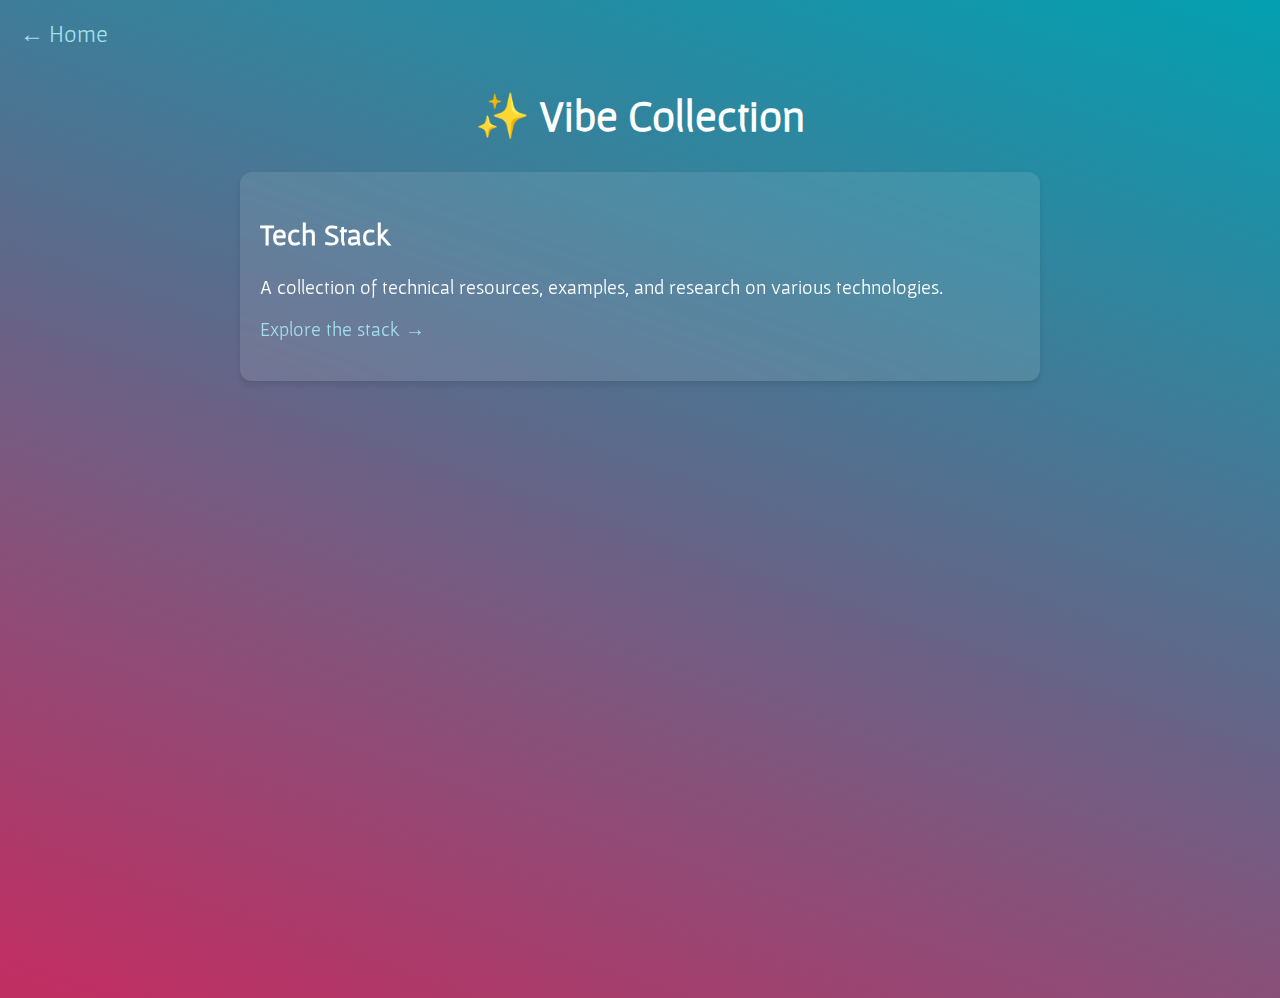
<file: vibe/index.html>
<!DOCTYPE html>
<html lang="en">

<head>
  <meta charset="UTF-8">
  <meta name="viewport" content="width=device-width, initial-scale=1">
  <link rel="icon" href="data:image/svg+xml,<svg xmlns=%22http://www.w3.org/2000/svg%22 viewBox=%220 0 100 100%22><text y=%22.9em%22 font-size=%2290%22>✨</text></svg>">
  <title>Vibe - Johannes Wolters</title>
  <link rel="dns-prefetch" href="https://fonts.googleapis.com">
  <link rel="stylesheet" href="../css/style.css" type="text/css" media="all">
  <link rel="stylesheet" href="https://fonts.googleapis.com/css?family=Gafata" type="text/css" media="all">
  <style>
    .vibe-container {
      display: flex;
      flex-direction: column;
      max-width: 800px;
      margin: 0 auto;
    }
    
    .vibe-card {
      background: rgba(255, 255, 255, 0.1);
      border-radius: 12px;
      padding: 20px;
      margin-bottom: 20px;
      backdrop-filter: blur(10px);
      box-shadow: 0 4px 6px rgba(0, 0, 0, 0.1);
      transition: transform 0.3s ease, box-shadow 0.3s ease;
    }
    
    .vibe-card:hover {
      transform: translateY(-5px);
      box-shadow: 0 10px 20px rgba(0, 0, 0, 0.2);
    }
    
    .vibe-title {
      font-size: 2.2em;
      margin-bottom: 30px;
      text-align: center;
    }
    
    .home-link {
      position: absolute;
      top: 20px;
      left: 20px;
      font-size: 1.2em;
    }
  </style>
</head>

<body>
  <a href="../" class="home-link">← Home</a>
  
  <div class="content">
    <h1 class="vibe-title">✨ Vibe Collection</h1>
    
    <div class="vibe-container">
      <div class="vibe-card">
        <h2>Tech Stack</h2>
        <p>A collection of technical resources, examples, and research on various technologies.</p>
        <p><a href="stack/">Explore the stack →</a></p>
      </div>
    </div>
  </div>
</body>
</html>
</file>
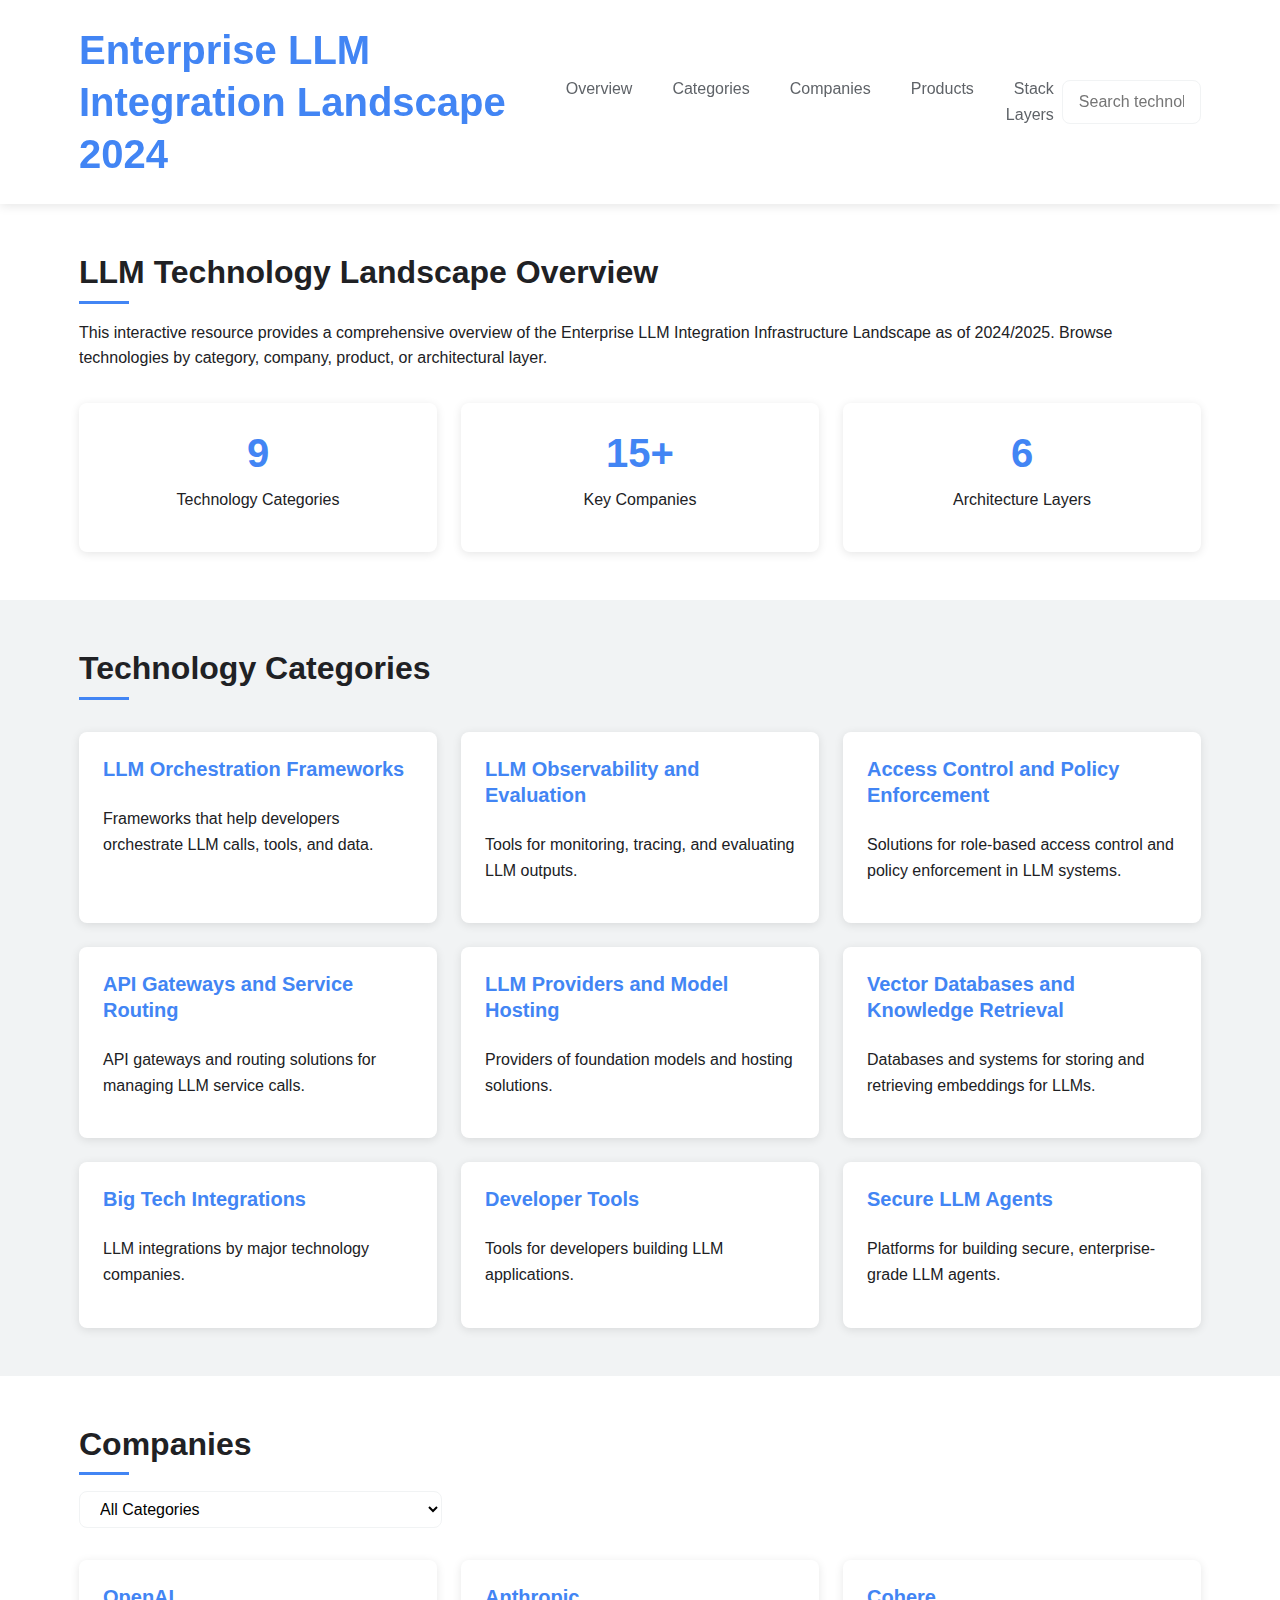
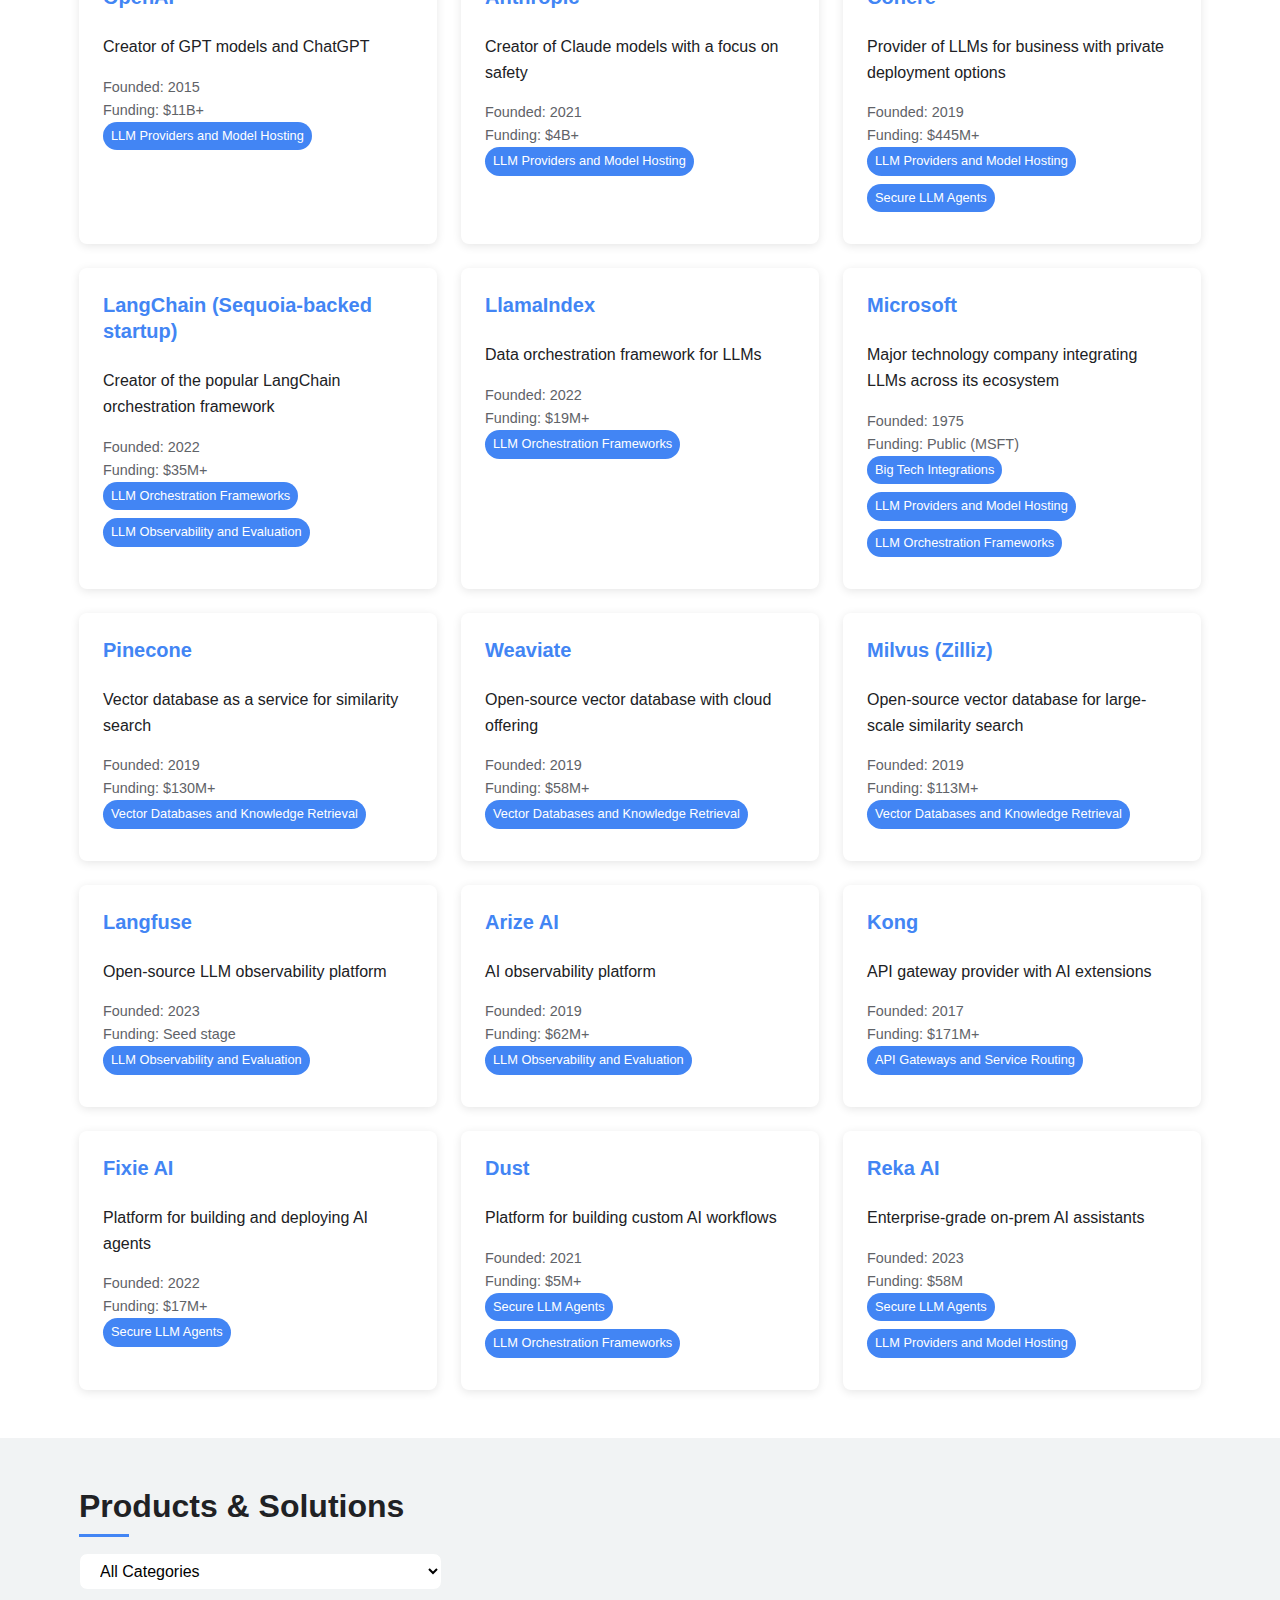
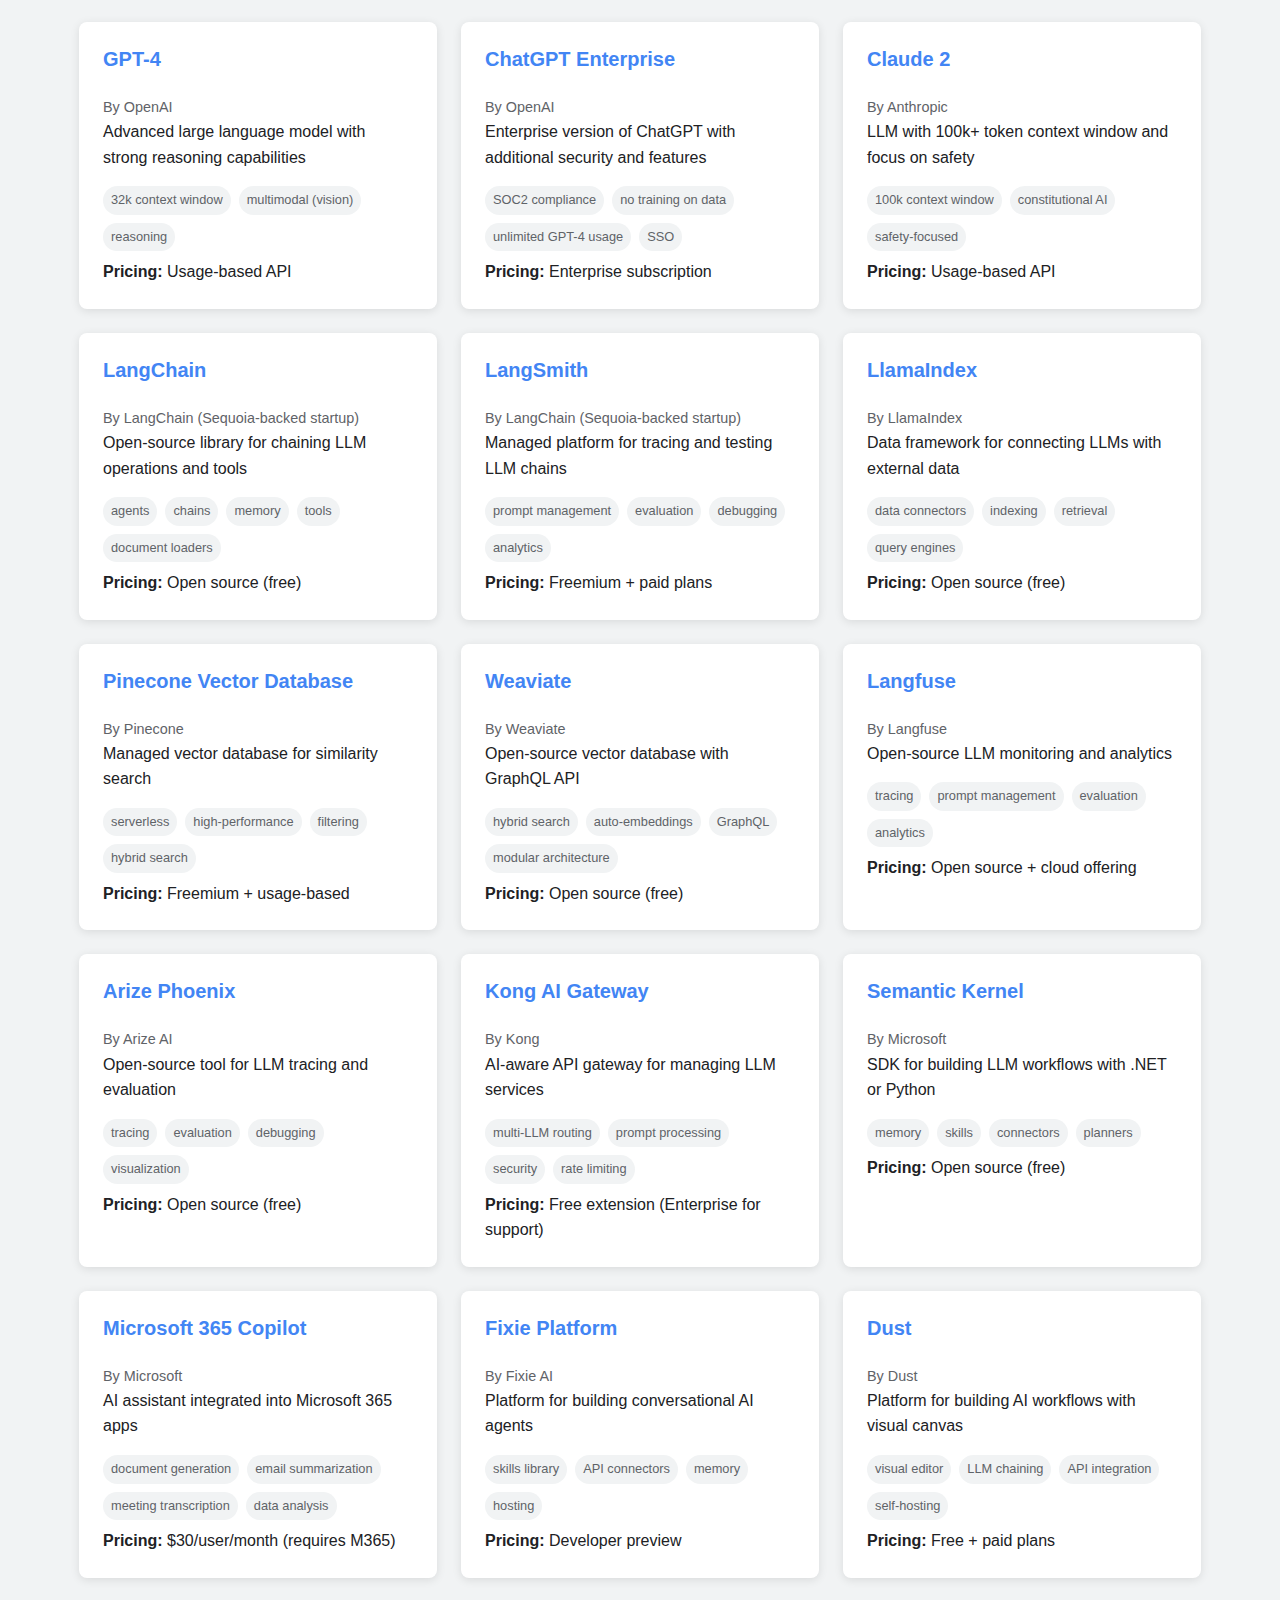
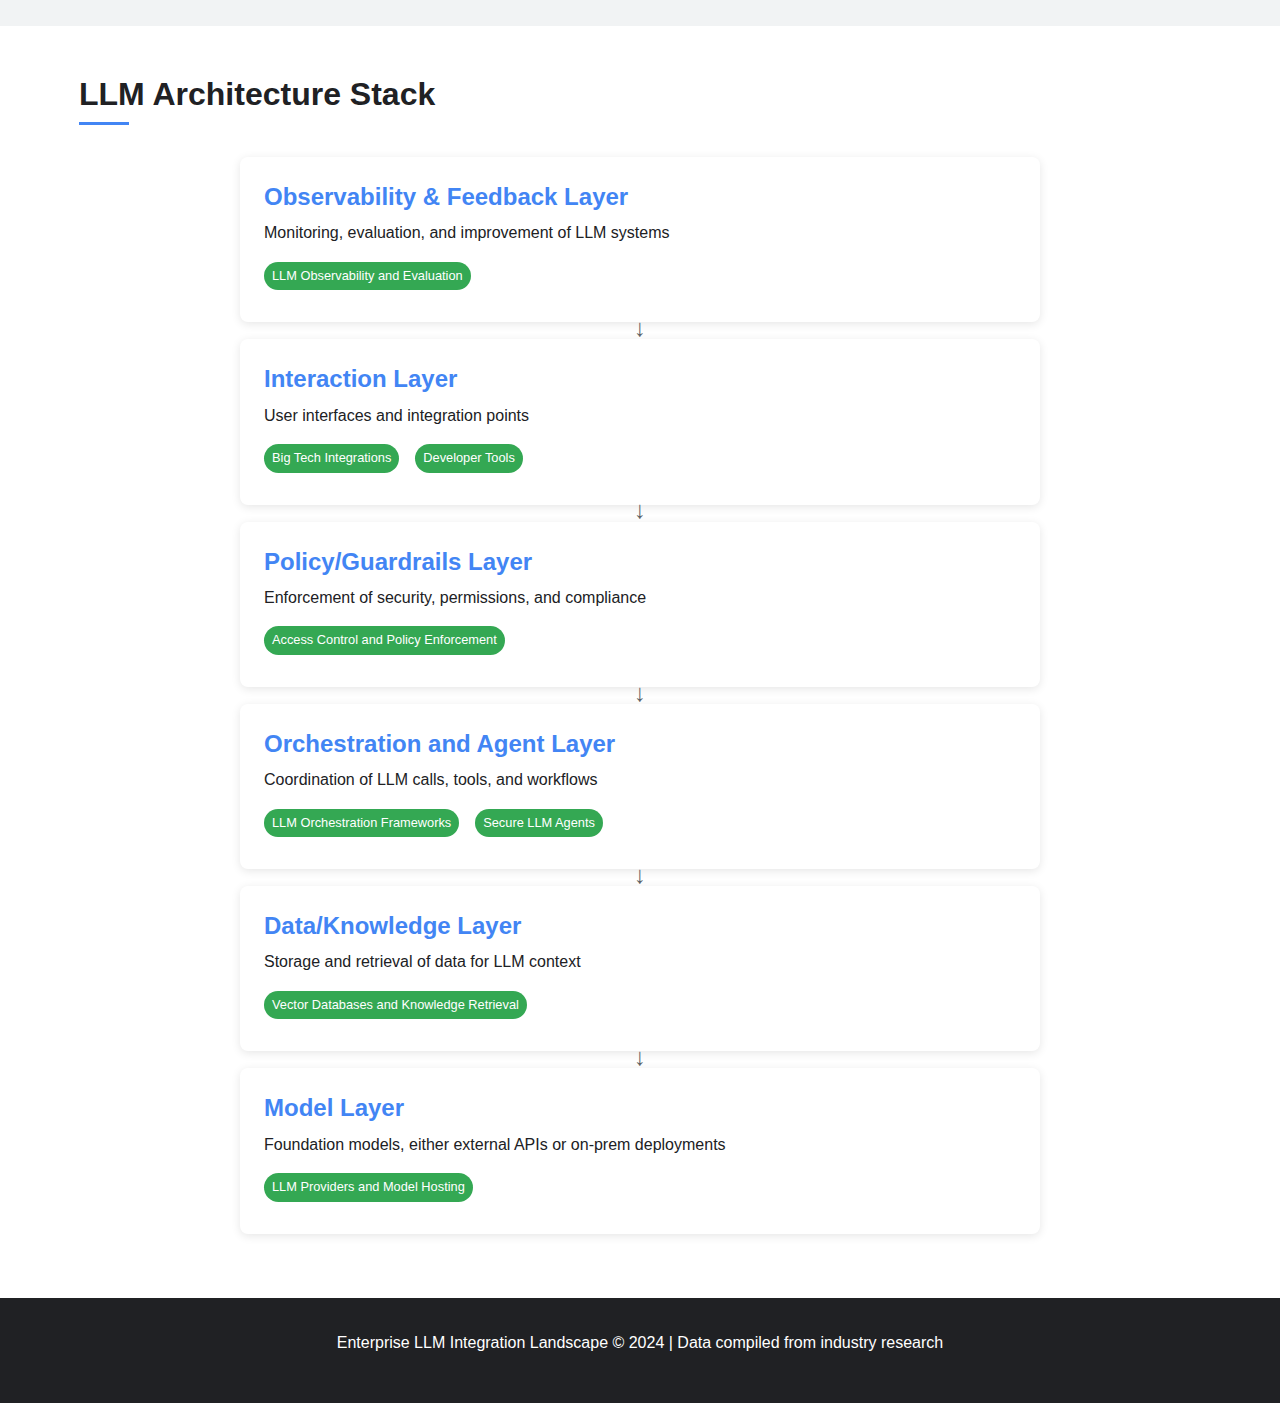
<file: ideas/ai-landscape/index.html>
<!DOCTYPE html>
<html lang="en">
<head>
  <meta charset="UTF-8">
  <meta name="viewport" content="width=device-width, initial-scale=1.0">
  <title>Enterprise LLM Integration Landscape 2024</title>
  <link rel="stylesheet" href="css/styles.css">
</head>
<body>
  <header>
    <div class="container">
      <h1>Enterprise LLM Integration Landscape 2024</h1>
      <nav>
        <ul>
          <li><a href="#overview">Overview</a></li>
          <li><a href="#categories">Categories</a></li>
          <li><a href="#companies">Companies</a></li>
          <li><a href="#products">Products</a></li>
          <li><a href="#layers">Stack Layers</a></li>
        </ul>
      </nav>
      <div class="search-container">
        <input type="text" id="search-input" placeholder="Search technologies, companies...">
      </div>
    </div>
  </header>

  <section id="overview" class="section">
    <div class="container">
      <h2>LLM Technology Landscape Overview</h2>
      <p>This interactive resource provides a comprehensive overview of the Enterprise LLM Integration Infrastructure Landscape as of 2024/2025. Browse technologies by category, company, product, or architectural layer.</p>
      
      <div class="stats-container">
        <div class="stat-box">
          <h3>9</h3>
          <p>Technology Categories</p>
        </div>
        <div class="stat-box">
          <h3>15+</h3>
          <p>Key Companies</p>
        </div>
        <div class="stat-box">
          <h3>6</h3>
          <p>Architecture Layers</p>
        </div>
      </div>
    </div>
  </section>

  <section id="categories" class="section">
    <div class="container">
      <h2>Technology Categories</h2>
      <div class="grid-container" id="categories-grid"></div>
    </div>
  </section>

  <section id="companies" class="section">
    <div class="container">
      <h2>Companies</h2>
      <div class="filter-bar">
        <select id="company-filter">
          <option value="all">All Categories</option>
          <!-- Categories will be populated by JS -->
        </select>
      </div>
      <div class="grid-container" id="companies-grid"></div>
    </div>
  </section>

  <section id="products" class="section">
    <div class="container">
      <h2>Products & Solutions</h2>
      <div class="filter-bar">
        <select id="product-filter">
          <option value="all">All Categories</option>
          <!-- Categories will be populated by JS -->
        </select>
      </div>
      <div class="grid-container" id="products-grid"></div>
    </div>
  </section>

  <section id="layers" class="section">
    <div class="container">
      <h2>LLM Architecture Stack</h2>
      <div class="stack-visualization">
        <div id="stack-container"></div>
      </div>
    </div>
  </section>

  <div id="detail-modal" class="modal">
    <div class="modal-content">
      <span class="close-modal">&times;</span>
      <div id="modal-content"></div>
    </div>
  </div>

  <footer>
    <div class="container">
      <p>Enterprise LLM Integration Landscape © 2024 | Data compiled from industry research</p>
    </div>
  </footer>

  <script src="data/database.js"></script>
  <script src="js/main.js"></script>
</body>
</html>
</file>
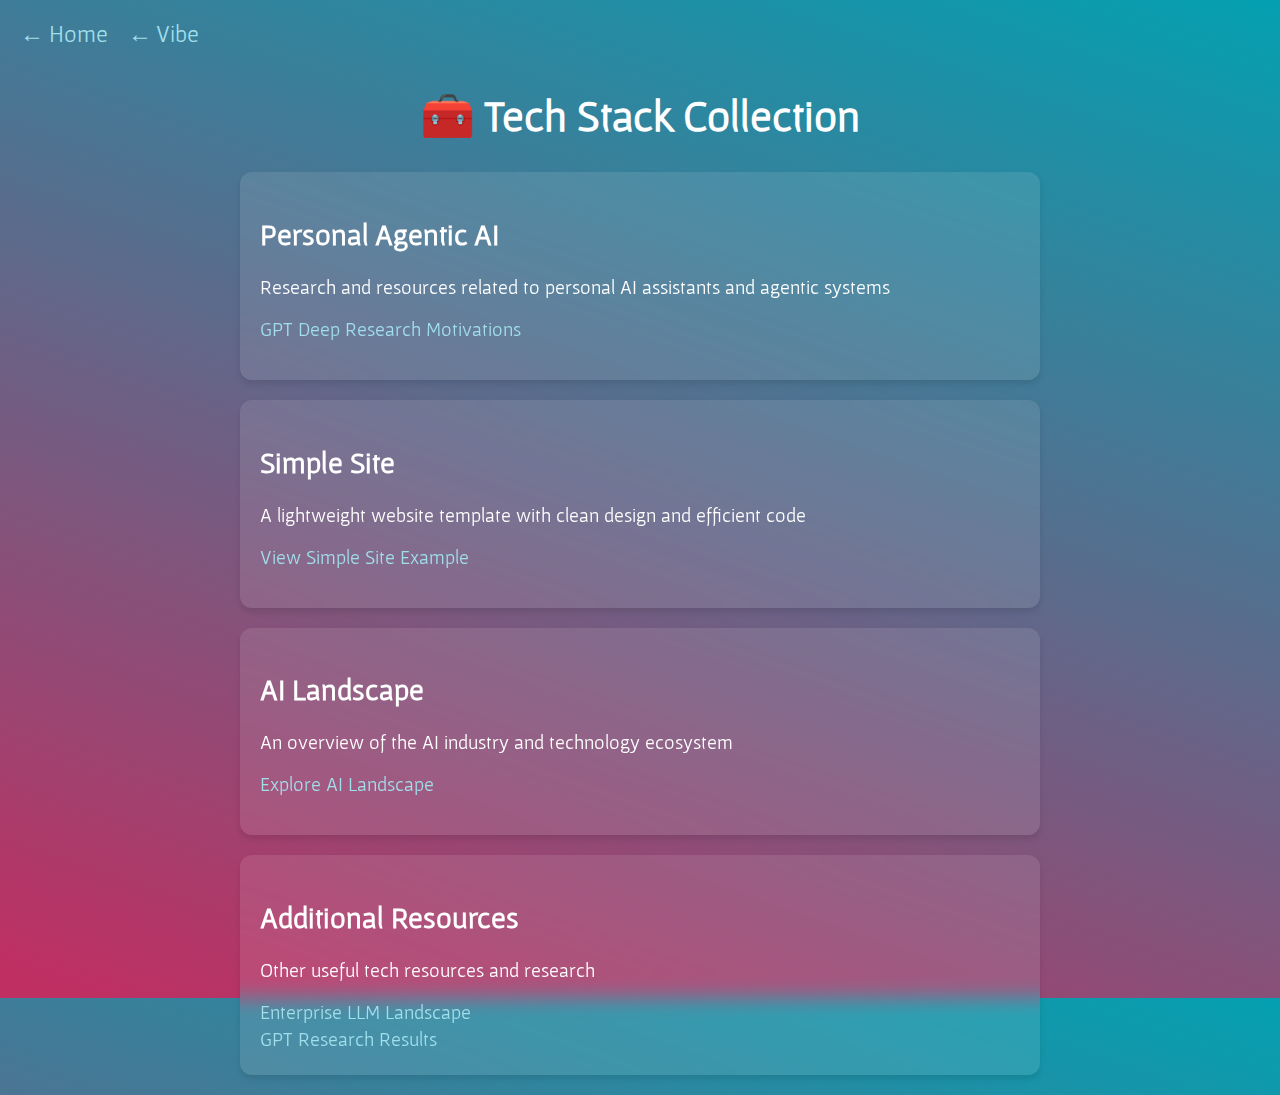
<file: vibe/stack/index.html>
<!DOCTYPE html>
<html lang="en">

<head>
  <meta charset="UTF-8">
  <meta name="viewport" content="width=device-width, initial-scale=1">
  <link rel="icon" href="data:image/svg+xml,<svg xmlns=%22http://www.w3.org/2000/svg%22 viewBox=%220 0 100 100%22><text y=%22.9em%22 font-size=%2290%22>🧰</text></svg>">
  <title>Tech Stack - Johannes Wolters</title>
  <link rel="dns-prefetch" href="https://fonts.googleapis.com">
  <link rel="stylesheet" href="../../css/style.css" type="text/css" media="all">
  <link rel="stylesheet" href="https://fonts.googleapis.com/css?family=Gafata" type="text/css" media="all">
  <style>
    .stack-container {
      display: flex;
      flex-direction: column;
      max-width: 800px;
      margin: 0 auto;
    }
    
    .stack-card {
      background: rgba(255, 255, 255, 0.1);
      border-radius: 12px;
      padding: 20px;
      margin-bottom: 20px;
      backdrop-filter: blur(10px);
      box-shadow: 0 4px 6px rgba(0, 0, 0, 0.1);
      transition: transform 0.3s ease, box-shadow 0.3s ease;
    }
    
    .stack-card:hover {
      transform: translateY(-5px);
      box-shadow: 0 10px 20px rgba(0, 0, 0, 0.2);
    }
    
    .stack-title {
      font-size: 2.2em;
      margin-bottom: 30px;
      text-align: center;
    }
    
    .nav-links {
      position: absolute;
      top: 20px;
      left: 20px;
      font-size: 1.2em;
    }
    
    .nav-links a {
      margin-right: 15px;
    }
    
    .file-link {
      display: block;
      margin-bottom: 5px;
    }
  </style>
</head>

<body>
  <div class="nav-links">
    <a href="../../">← Home</a>
    <a href="../">← Vibe</a>
  </div>
  
  <div class="content">
    <h1 class="stack-title">🧰 Tech Stack Collection</h1>
    
    <div class="stack-container">
      <div class="stack-card">
        <h2>Personal Agentic AI</h2>
        <p>Research and resources related to personal AI assistants and agentic systems</p>
        <p><a href="personal-agentic-ai/gpt-deep-research-motivations.md">GPT Deep Research Motivations</a></p>
      </div>
      
      <div class="stack-card">
        <h2>Simple Site</h2>
        <p>A lightweight website template with clean design and efficient code</p>
        <p><a href="simple-site/">View Simple Site Example</a></p>
      </div>
      
      <div class="stack-card">
        <h2>AI Landscape</h2>
        <p>An overview of the AI industry and technology ecosystem</p>
        <p><a href="ai-landscape/">Explore AI Landscape</a></p>
      </div>
      
      <div class="stack-card">
        <h2>Additional Resources</h2>
        <p>Other useful tech resources and research</p>
        <a class="file-link" href="enterprise-llm-landscape.html">Enterprise LLM Landscape</a>
        <a class="file-link" href="source_text_GPT_Research_result.html">GPT Research Results</a>
      </div>
    </div>
  </div>
</body>
</html>
</file>
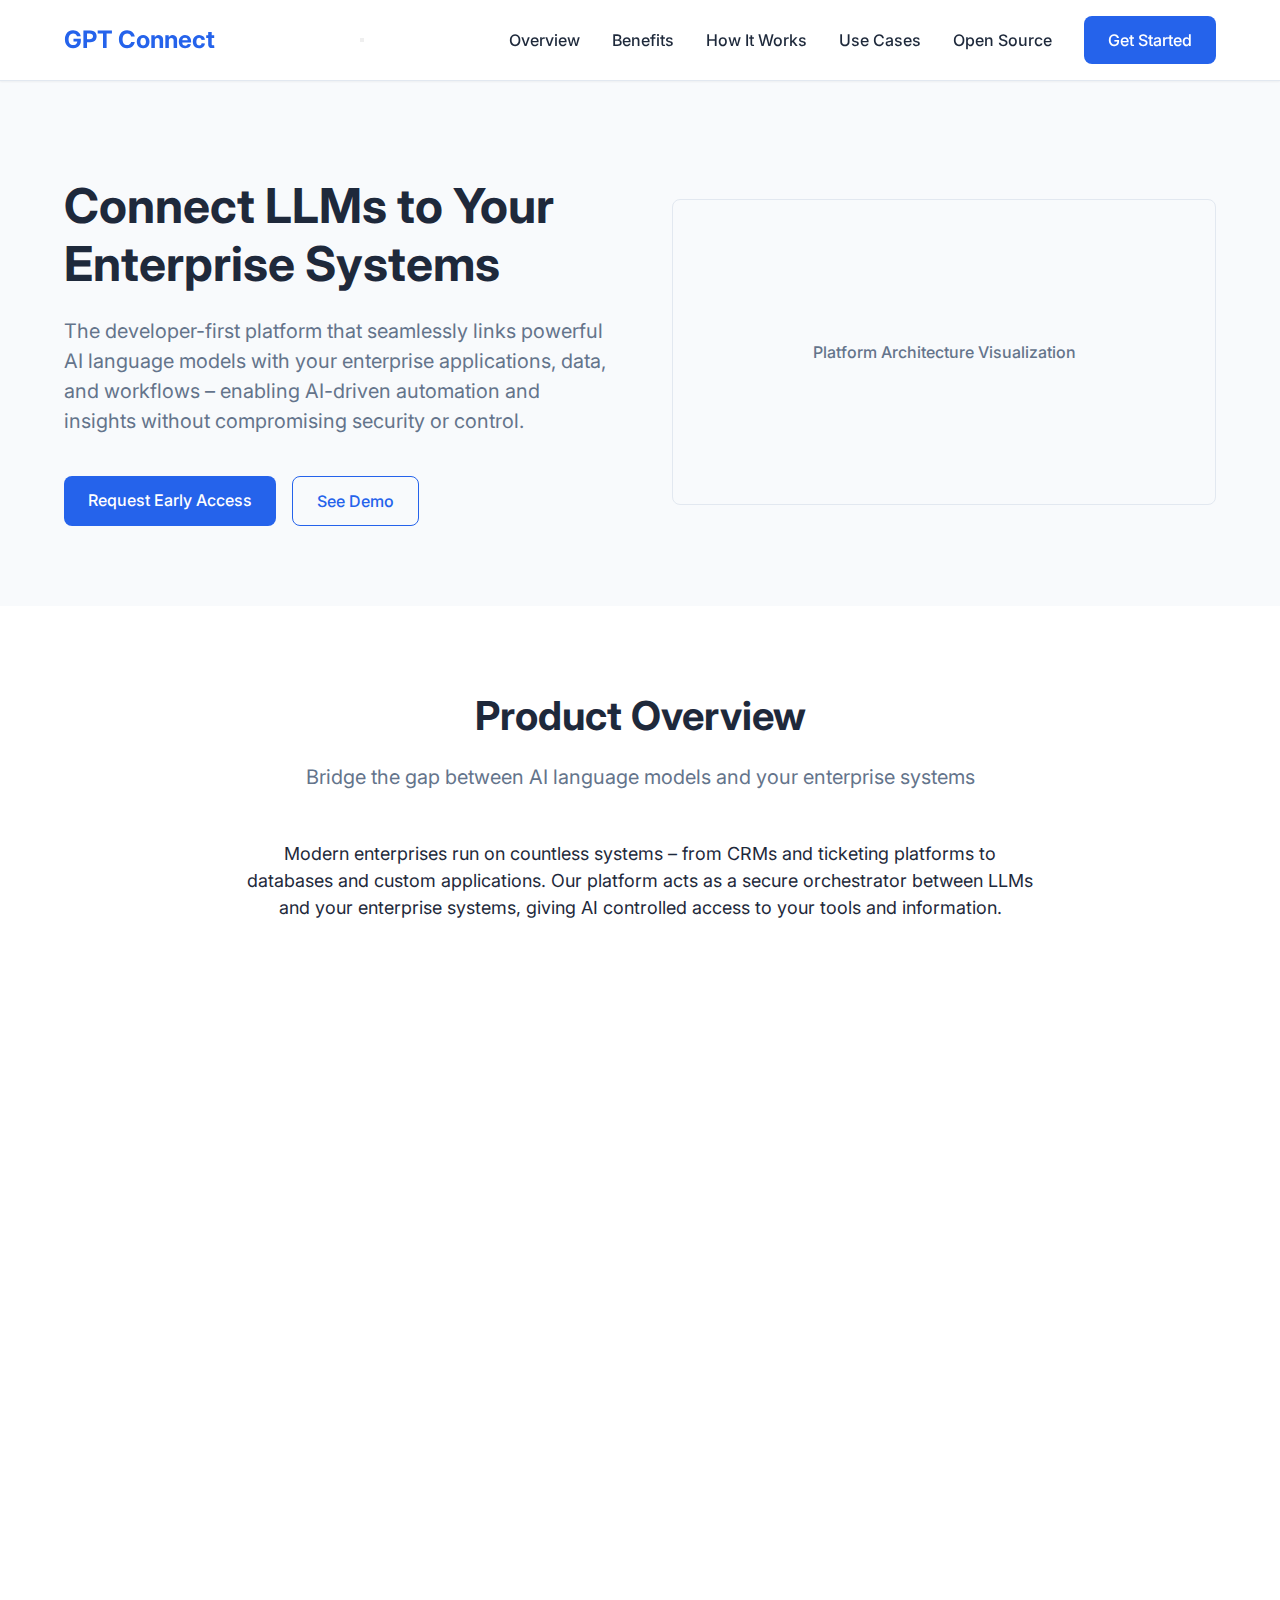
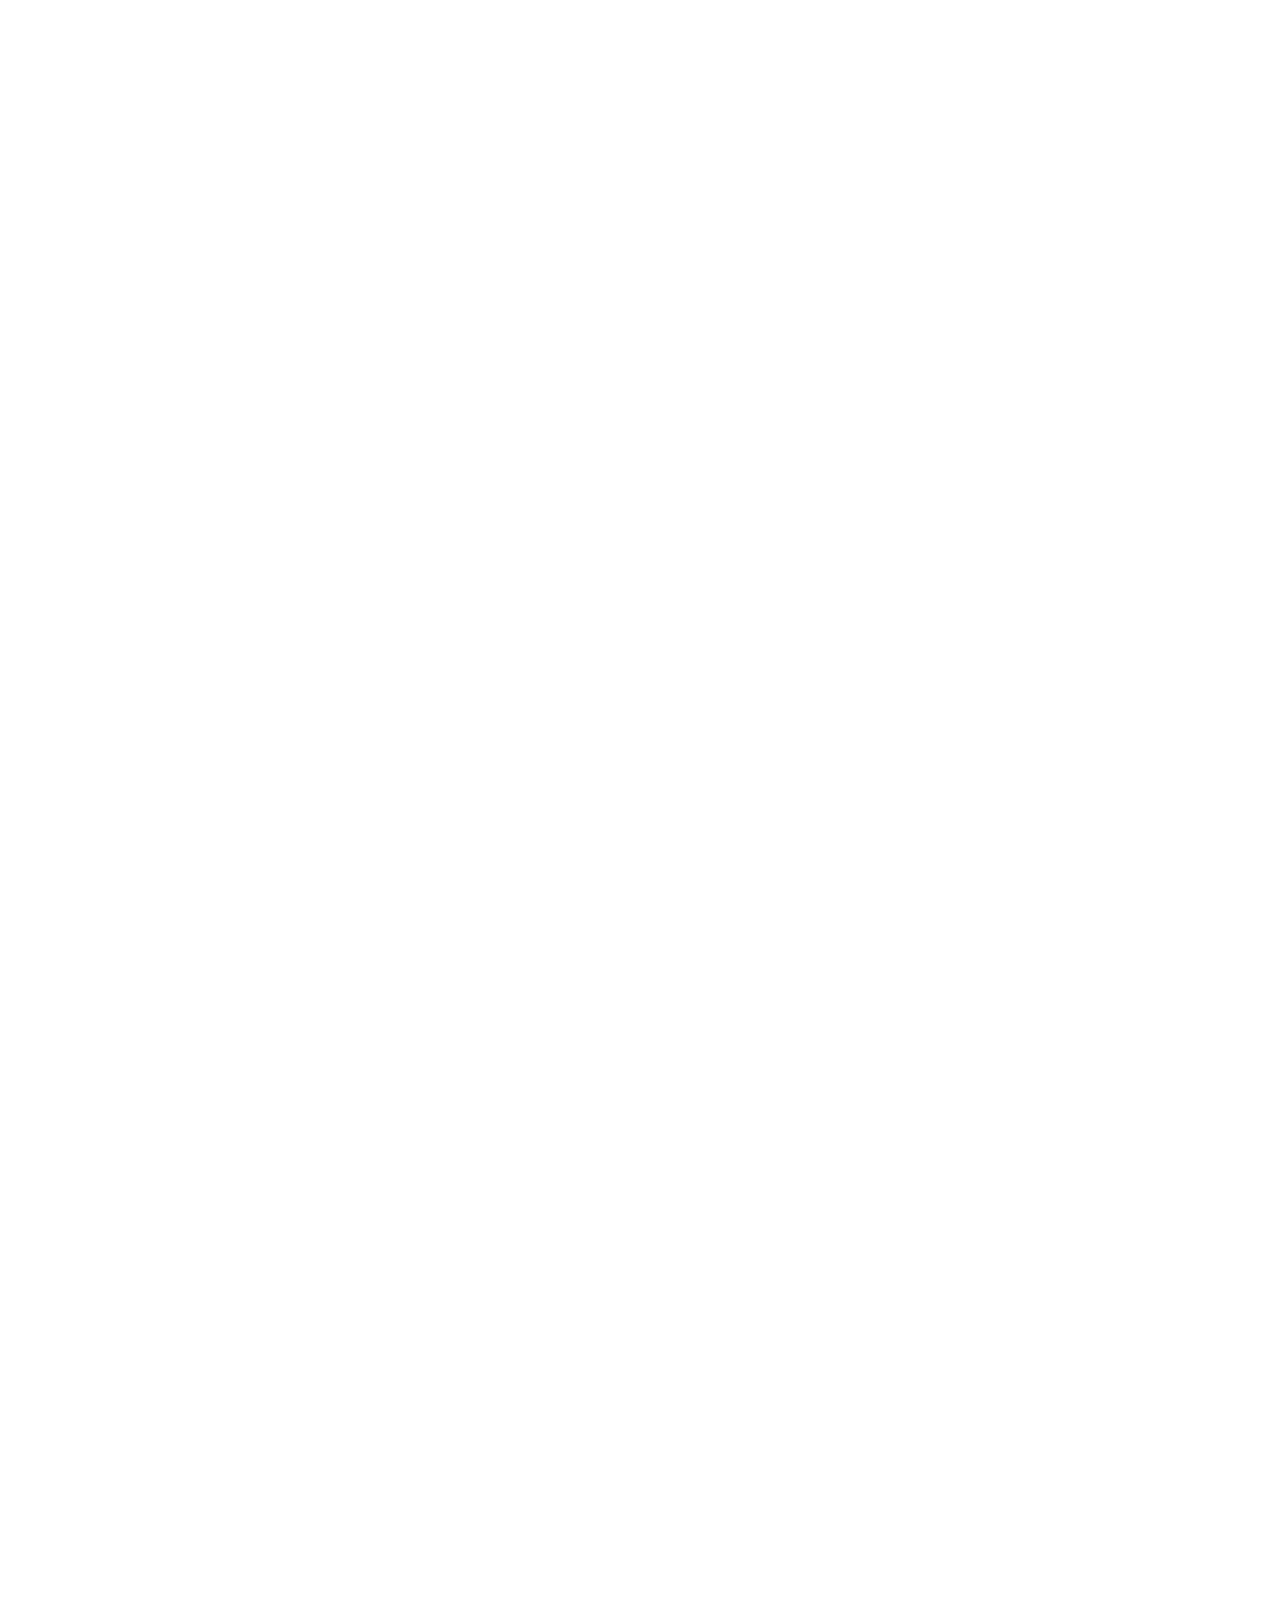
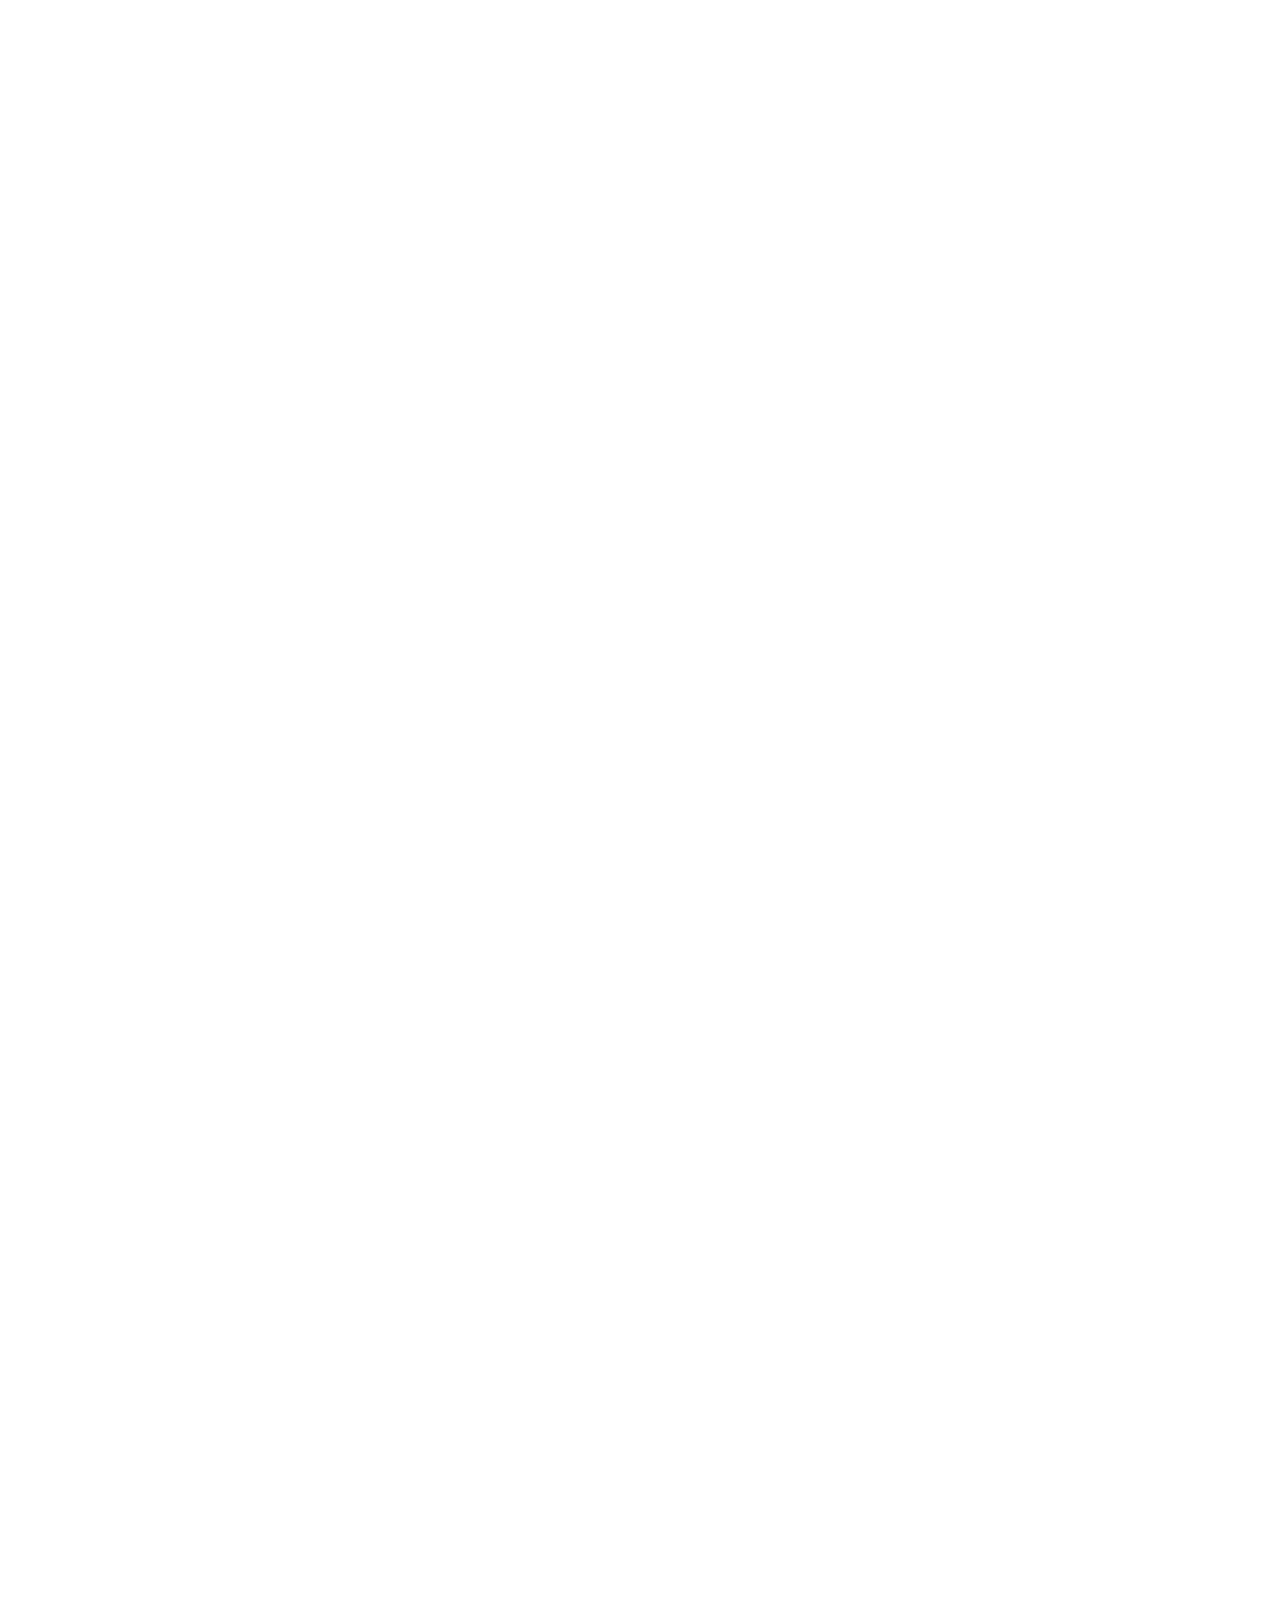
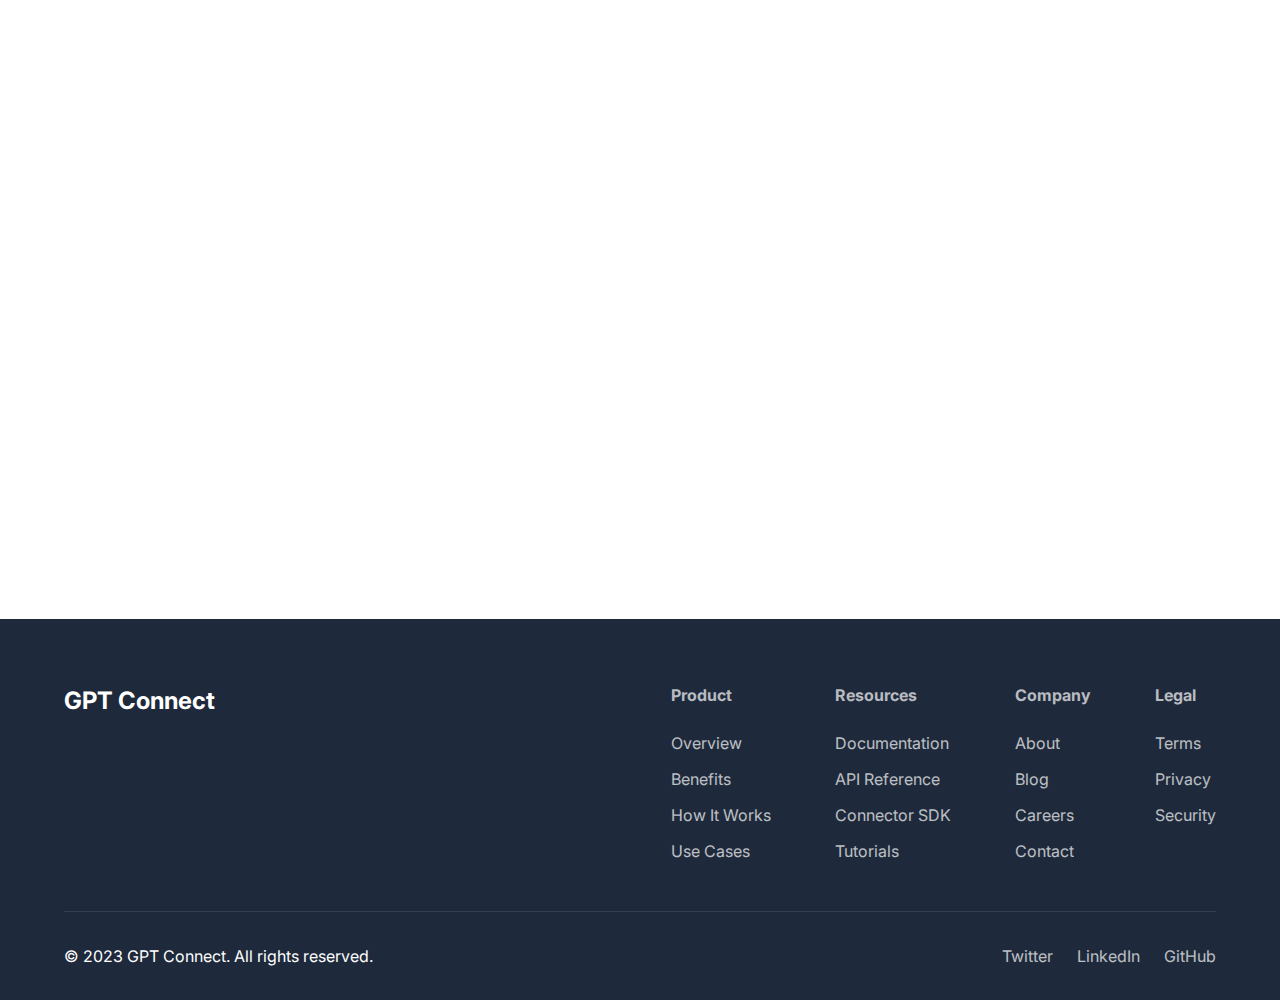
<file: vibe/stack/simple-site/index.html>
<!DOCTYPE html>
<html lang="en">
<head>
    <meta charset="UTF-8">
    <meta name="viewport" content="width=device-width, initial-scale=1.0">
    <title>Enterprise LLM Integration Platform</title>
    <link rel="stylesheet" href="styles.css">
    <link rel="preconnect" href="https://fonts.googleapis.com">
    <link rel="preconnect" href="https://fonts.gstatic.com" crossorigin>
    <link href="https://fonts.googleapis.com/css2?family=Inter:wght@300;400;500;600;700&display=swap" rel="stylesheet">
</head>
<body>
    <header>
        <div class="container">
            <div class="logo">GPT Connect</div>
            <nav>
                <ul>
                    <li><a href="#overview">Overview</a></li>
                    <li><a href="#benefits">Benefits</a></li>
                    <li><a href="#how-it-works">How It Works</a></li>
                    <li><a href="#use-cases">Use Cases</a></li>
                    <li><a href="#open-source">Open Source</a></li>
                    <li><a href="#contact" class="btn-primary">Get Started</a></li>
                </ul>
            </nav>
        </div>
    </header>

    <section id="hero">
        <div class="container">
            <div class="hero-content">
                <h1>Connect LLMs to Your Enterprise Systems</h1>
                <p>The developer-first platform that seamlessly links powerful AI language models with your enterprise applications, data, and workflows – enabling AI-driven automation and insights without compromising security or control.</p>
                <div class="cta-buttons">
                    <a href="#contact" class="btn-primary">Request Early Access</a>
                    <a href="#demo" class="btn-secondary">See Demo</a>
                </div>
            </div>
            <div class="hero-image">
                <!-- Placeholder for a diagram or animation showing LLM connection to enterprise systems -->
                <div class="placeholder-image">Platform Architecture Visualization</div>
            </div>
        </div>
    </section>

    <section id="overview">
        <div class="container">
            <div class="section-header">
                <h2>Product Overview</h2>
                <p>Bridge the gap between AI language models and your enterprise systems</p>
            </div>
            <div class="overview-content">
                <p>Modern enterprises run on countless systems – from CRMs and ticketing platforms to databases and custom applications. Our platform acts as a secure orchestrator between LLMs and your enterprise systems, giving AI controlled access to your tools and information.</p>
                <div class="features-grid">
                    <div class="feature-card">
                        <div class="feature-icon">🔒</div>
                        <h3>Secure Access</h3>
                        <p>LLMs interact with your systems through controlled, auditable channels</p>
                    </div>
                    <div class="feature-card">
                        <div class="feature-icon">🔌</div>
                        <h3>Pre-built Connectors</h3>
                        <p>Ready-made integrations for popular enterprise tools</p>
                    </div>
                    <div class="feature-card">
                        <div class="feature-icon">👩‍💻</div>
                        <h3>Developer-First</h3>
                        <p>Clean APIs, SDKs, and documentation for seamless integration</p>
                    </div>
                </div>
            </div>
        </div>
    </section>

    <section id="benefits">
        <div class="container">
            <div class="section-header">
                <h2>Key Benefits</h2>
                <p>Why choose our platform for your enterprise AI integration</p>
            </div>
            <div class="benefits-grid">
                <div class="benefit-item">
                    <h3>Developer-First Experience</h3>
                    <p>Clean APIs, SDKs, and documentation to integrate seamlessly into your codebase. No black boxes or rigid UIs – use familiar tools and workflows.</p>
                </div>
                <div class="benefit-item">
                    <h3>Open & Extensible</h3>
                    <p>Built on an open-core philosophy with key components available as open source. Extend the platform with your own connectors or plugins.</p>
                </div>
                <div class="benefit-item">
                    <h3>Enterprise-Grade Security</h3>
                    <p>Security baked in at every level with authenticated, encrypted channels and fine-grained permission controls.</p>
                </div>
                <div class="benefit-item">
                    <h3>Model & Cloud Agnostic</h3>
                    <p>Support for any LLM that suits your needs, from OpenAI to open-source models. Deploy anywhere: our cloud, your cloud, or on-premises.</p>
                </div>
            </div>
        </div>
    </section>

    <section id="how-it-works">
        <div class="container">
            <div class="section-header">
                <h2>How It Works</h2>
                <p>A simple workflow that connects natural language to powerful actions</p>
            </div>
            <div class="workflow">
                <div class="workflow-step">
                    <div class="step-number">1</div>
                    <div class="step-content">
                        <h3>Natural Language Input</h3>
                        <p>User asks a question or makes a request in natural language</p>
                    </div>
                </div>
                <div class="workflow-step">
                    <div class="step-number">2</div>
                    <div class="step-content">
                        <h3>Context & Retrieval</h3>
                        <p>Platform fetches relevant information from connected systems</p>
                    </div>
                </div>
                <div class="workflow-step">
                    <div class="step-number">3</div>
                    <div class="step-content">
                        <h3>LLM Processing</h3>
                        <p>The LLM processes the input with context and determines actions</p>
                    </div>
                </div>
                <div class="workflow-step">
                    <div class="step-number">4</div>
                    <div class="step-content">
                        <h3>Function Calls to Systems</h3>
                        <p>Platform securely executes required operations in your systems</p>
                    </div>
                </div>
                <div class="workflow-step">
                    <div class="step-number">5</div>
                    <div class="step-content">
                        <h3>Final Answer/Action</h3>
                        <p>User receives comprehensive response based on actions taken</p>
                    </div>
                </div>
            </div>
        </div>
    </section>

    <section id="use-cases">
        <div class="container">
            <div class="section-header">
                <h2>Use Cases</h2>
                <p>Unlock new possibilities across your organization</p>
            </div>
            <div class="use-cases-grid">
                <div class="use-case-card">
                    <div class="use-case-icon">🎫</div>
                    <h3>Ticket Triage & Support Automation</h3>
                    <p>Streamline IT or customer support workflows. Analyze tickets, determine categories, and even draft responses or route to the right team.</p>
                </div>
                <div class="use-case-card">
                    <div class="use-case-icon">💼</div>
                    <h3>CRM Assistant & Sales Automation</h3>
                    <p>Automate data entry, summarize calls, update records, and generate insights for sales teams.</p>
                </div>
                <div class="use-case-card">
                    <div class="use-case-icon">⚙️</div>
                    <h3>DevOps On-Call Assistant</h3>
                    <p>Help diagnose issues faster by gathering logs, correlating errors, and suggesting remediation steps.</p>
                </div>
                <div class="use-case-card">
                    <div class="use-case-icon">📚</div>
                    <h3>Internal Knowledge Base Q&A</h3>
                    <p>Answer employee questions by drawing from internal documentation, wikis, and knowledge stores.</p>
                </div>
            </div>
        </div>
    </section>

    <section id="open-source">
        <div class="container">
            <div class="section-header">
                <h2>Open Source Philosophy</h2>
                <p>Transparency, flexibility, and community-driven innovation</p>
            </div>
            <div class="open-source-content">
                <div class="open-source-info">
                    <h3>Open Core, Built in the Open</h3>
                    <p>Our core platform is released as open source. Connectors, SDKs, and the orchestration engine are all available on GitHub under permissive licenses.</p>
                    <h3>Community & Contribution</h3>
                    <p>We actively encourage developers to contribute to the project, whether it's building new connectors, fixing bugs, or extending capabilities.</p>
                    <a href="https://github.com" class="btn-secondary" target="_blank">View on GitHub</a>
                </div>
                <div class="github-preview">
                    <!-- Placeholder for GitHub repository preview or stats -->
                    <div class="placeholder-image">GitHub Repository Preview</div>
                </div>
            </div>
        </div>
    </section>

    <section id="contact">
        <div class="container">
            <div class="section-header">
                <h2>Get Started</h2>
                <p>Ready to bring the power of LLMs into your enterprise stack?</p>
            </div>
            <div class="contact-options">
                <div class="contact-form">
                    <h3>Request Early Access</h3>
                    <form>
                        <div class="form-group">
                            <label for="name">Name</label>
                            <input type="text" id="name" name="name" required>
                        </div>
                        <div class="form-group">
                            <label for="email">Work Email</label>
                            <input type="email" id="email" name="email" required>
                        </div>
                        <div class="form-group">
                            <label for="company">Company</label>
                            <input type="text" id="company" name="company" required>
                        </div>
                        <div class="form-group">
                            <label for="message">How do you plan to use our platform?</label>
                            <textarea id="message" name="message" rows="3"></textarea>
                        </div>
                        <button type="submit" class="btn-primary">Submit Request</button>
                    </form>
                </div>
                <div class="contact-info">
                    <h3>Schedule a Demo</h3>
                    <p>See firsthand how quickly you can build a generative AI solution tailored to your use case.</p>
                    <a href="#demo" class="btn-secondary">Book a Demo</a>
                    <div class="developer-cta">
                        <h3>Developers</h3>
                        <p>Explore our GitHub repository – spin up the project, check out the code, and don't forget to give us a star if you like what you see.</p>
                        <a href="https://github.com" class="btn-secondary" target="_blank">View Documentation</a>
                    </div>
                </div>
            </div>
        </div>
    </section>

    <footer>
        <div class="container">
            <div class="footer-content">
                <div class="footer-logo">GPT Connect</div>
                <div class="footer-links">
                    <div class="footer-column">
                        <h4>Product</h4>
                        <ul>
                            <li><a href="#overview">Overview</a></li>
                            <li><a href="#benefits">Benefits</a></li>
                            <li><a href="#how-it-works">How It Works</a></li>
                            <li><a href="#use-cases">Use Cases</a></li>
                        </ul>
                    </div>
                    <div class="footer-column">
                        <h4>Resources</h4>
                        <ul>
                            <li><a href="#">Documentation</a></li>
                            <li><a href="#">API Reference</a></li>
                            <li><a href="#">Connector SDK</a></li>
                            <li><a href="#">Tutorials</a></li>
                        </ul>
                    </div>
                    <div class="footer-column">
                        <h4>Company</h4>
                        <ul>
                            <li><a href="#">About</a></li>
                            <li><a href="#">Blog</a></li>
                            <li><a href="#">Careers</a></li>
                            <li><a href="#">Contact</a></li>
                        </ul>
                    </div>
                    <div class="footer-column">
                        <h4>Legal</h4>
                        <ul>
                            <li><a href="#">Terms</a></li>
                            <li><a href="#">Privacy</a></li>
                            <li><a href="#">Security</a></li>
                        </ul>
                    </div>
                </div>
            </div>
            <div class="footer-bottom">
                <p>&copy; 2023 GPT Connect. All rights reserved.</p>
                <div class="social-links">
                    <a href="#" target="_blank">Twitter</a>
                    <a href="#" target="_blank">LinkedIn</a>
                    <a href="#" target="_blank">GitHub</a>
                </div>
            </div>
        </div>
    </footer>

    <script src="main.js"></script>
</body>
</html>
</file>
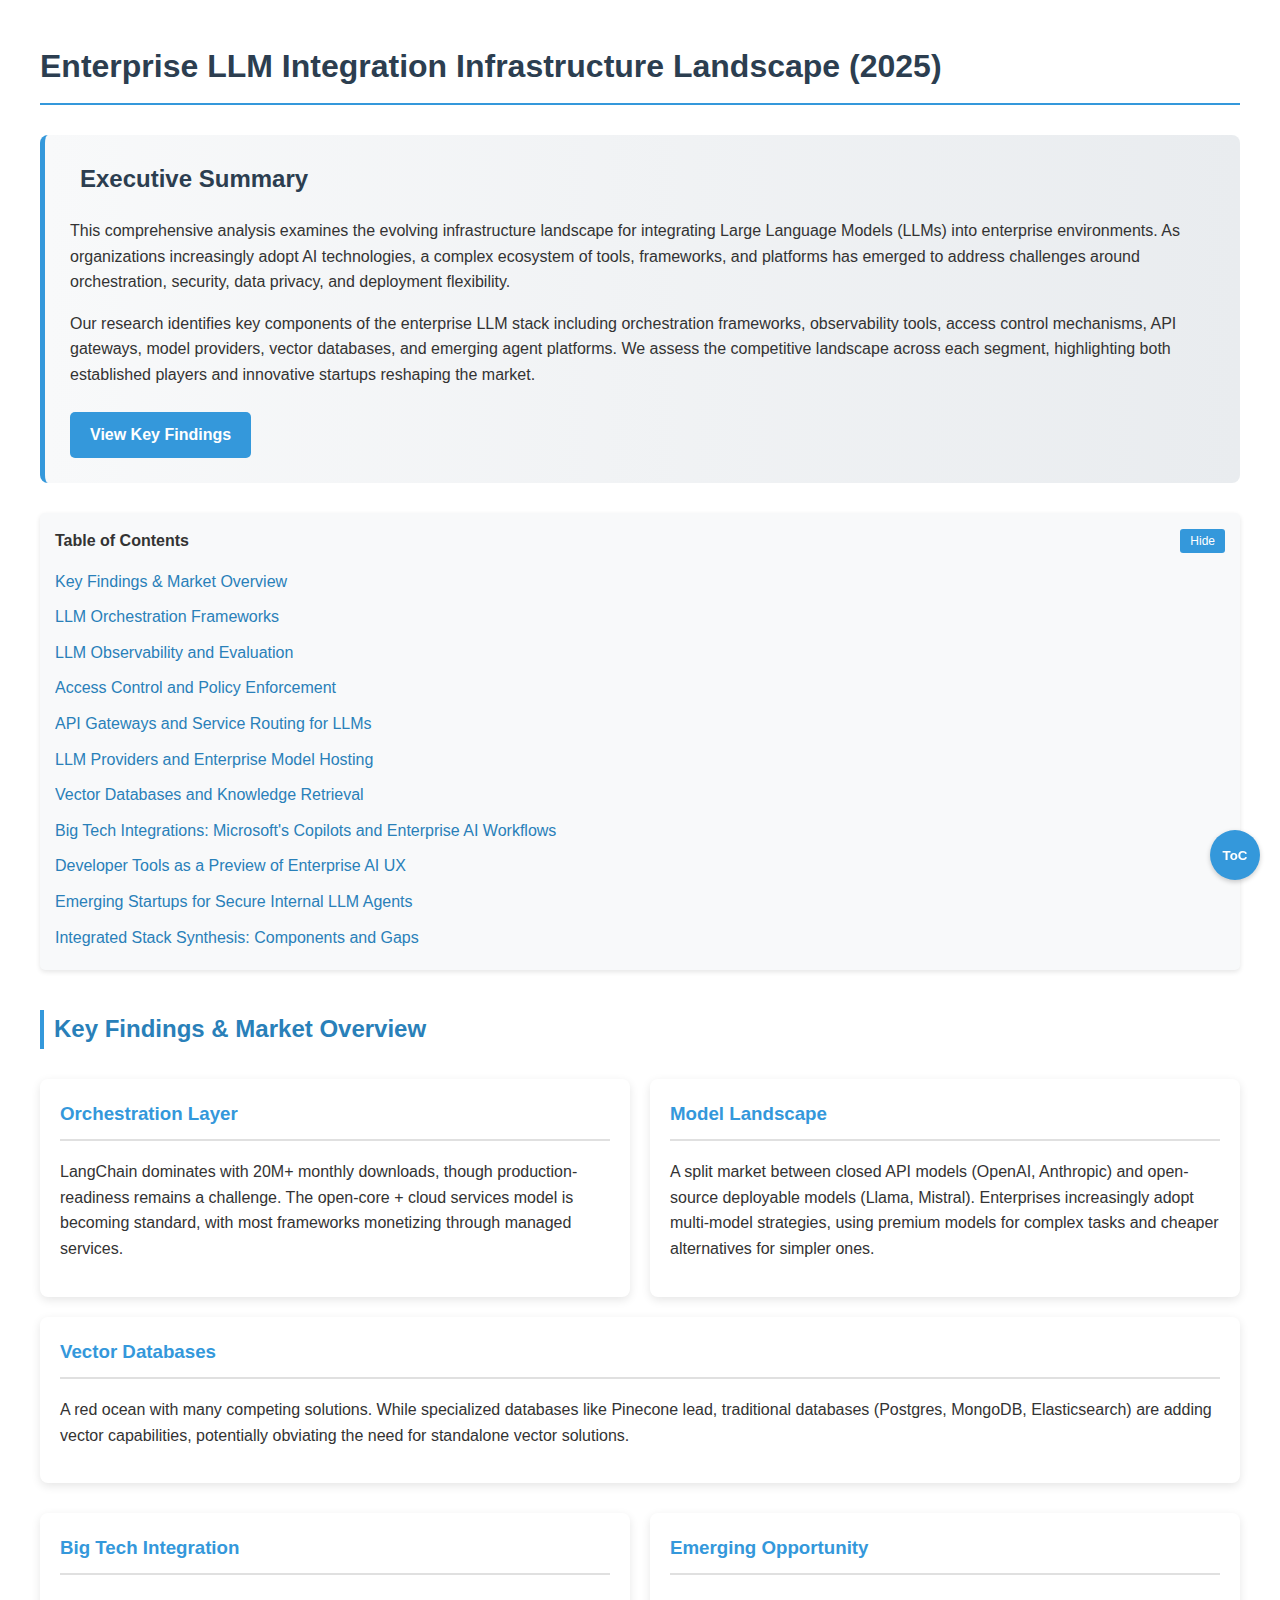
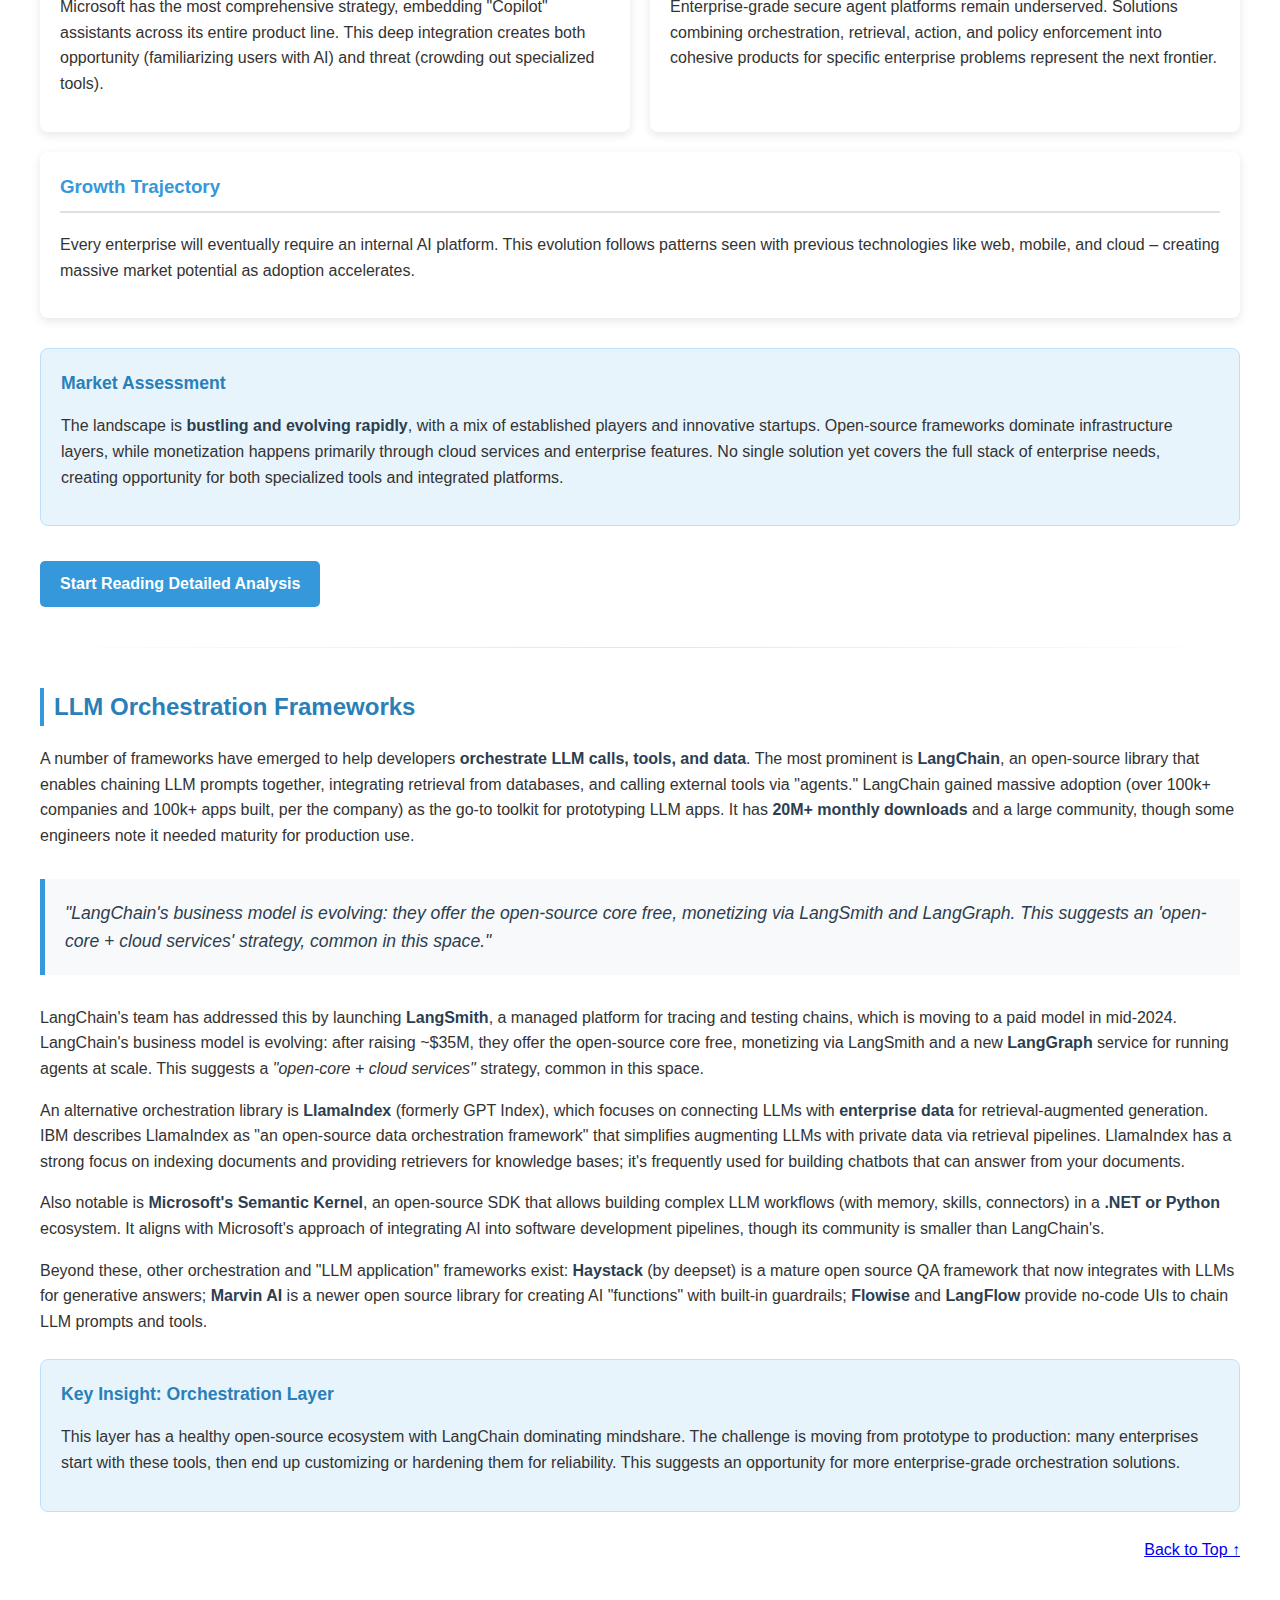
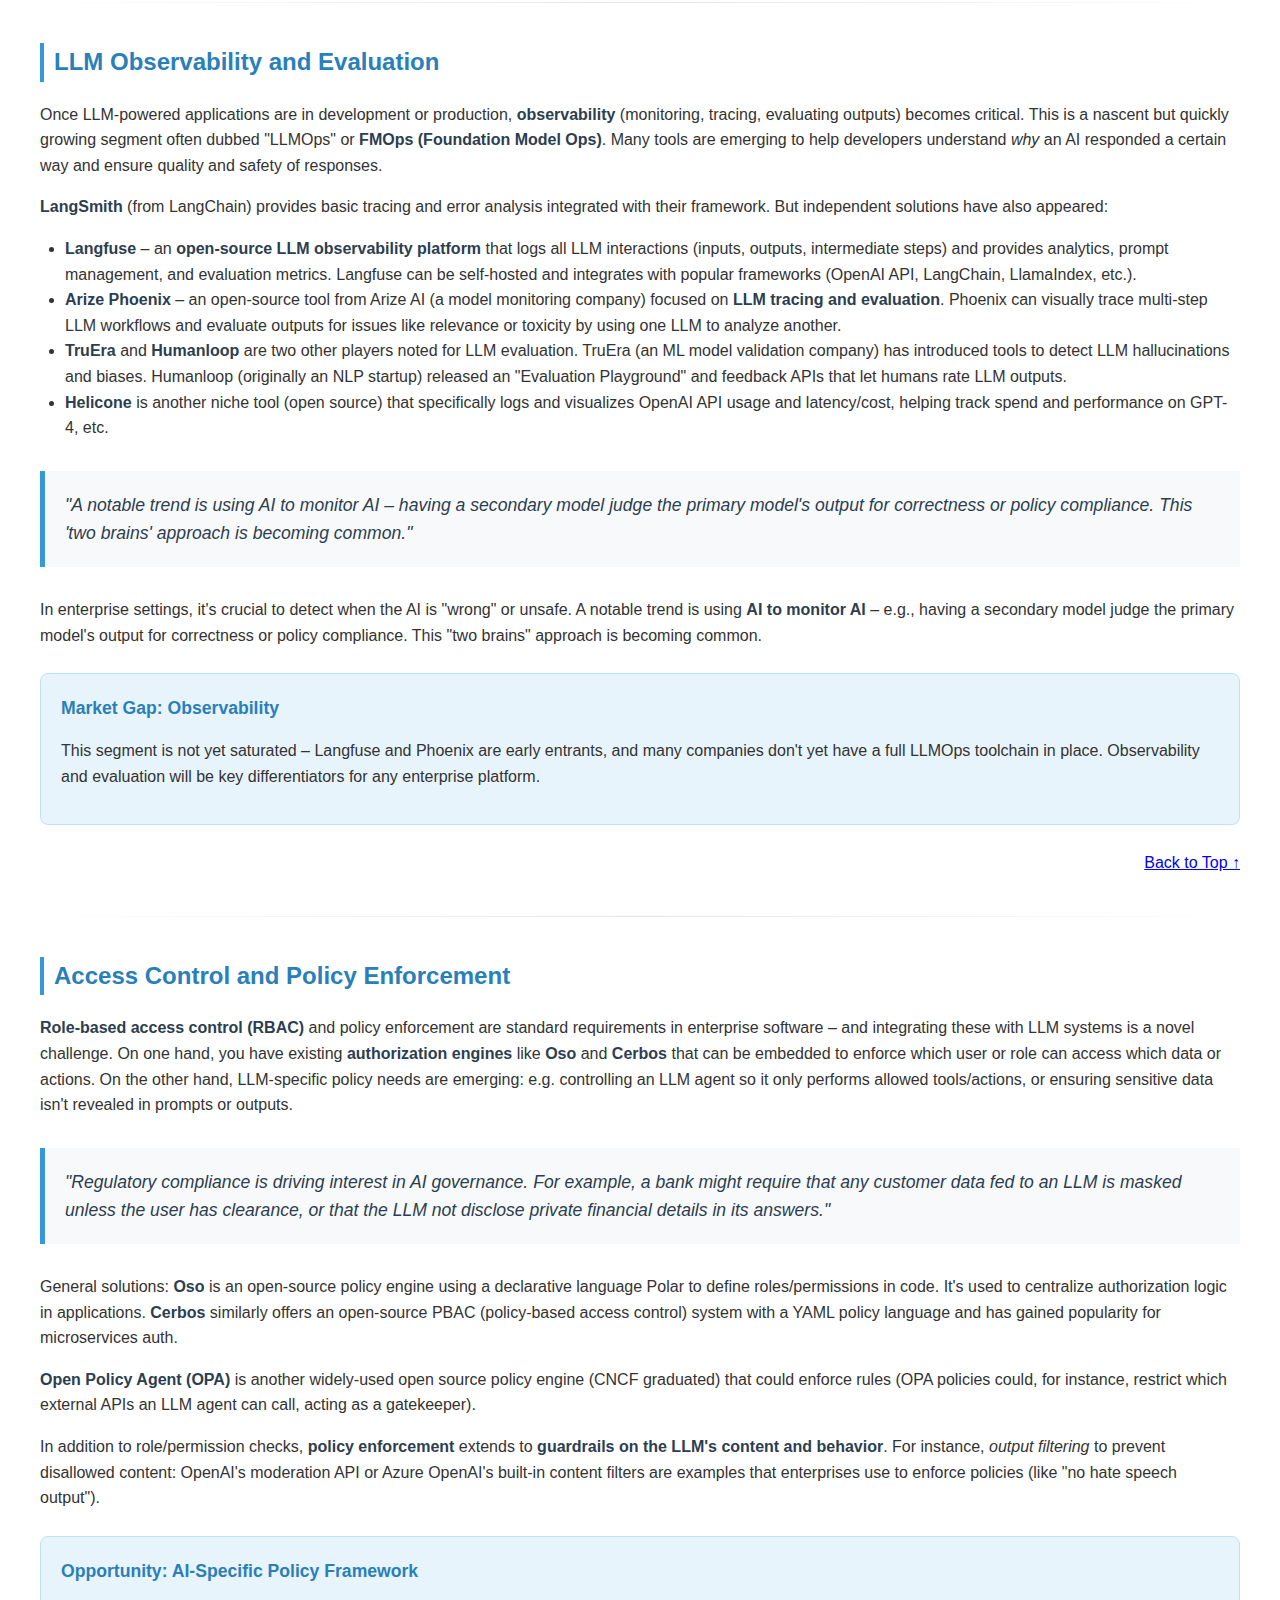
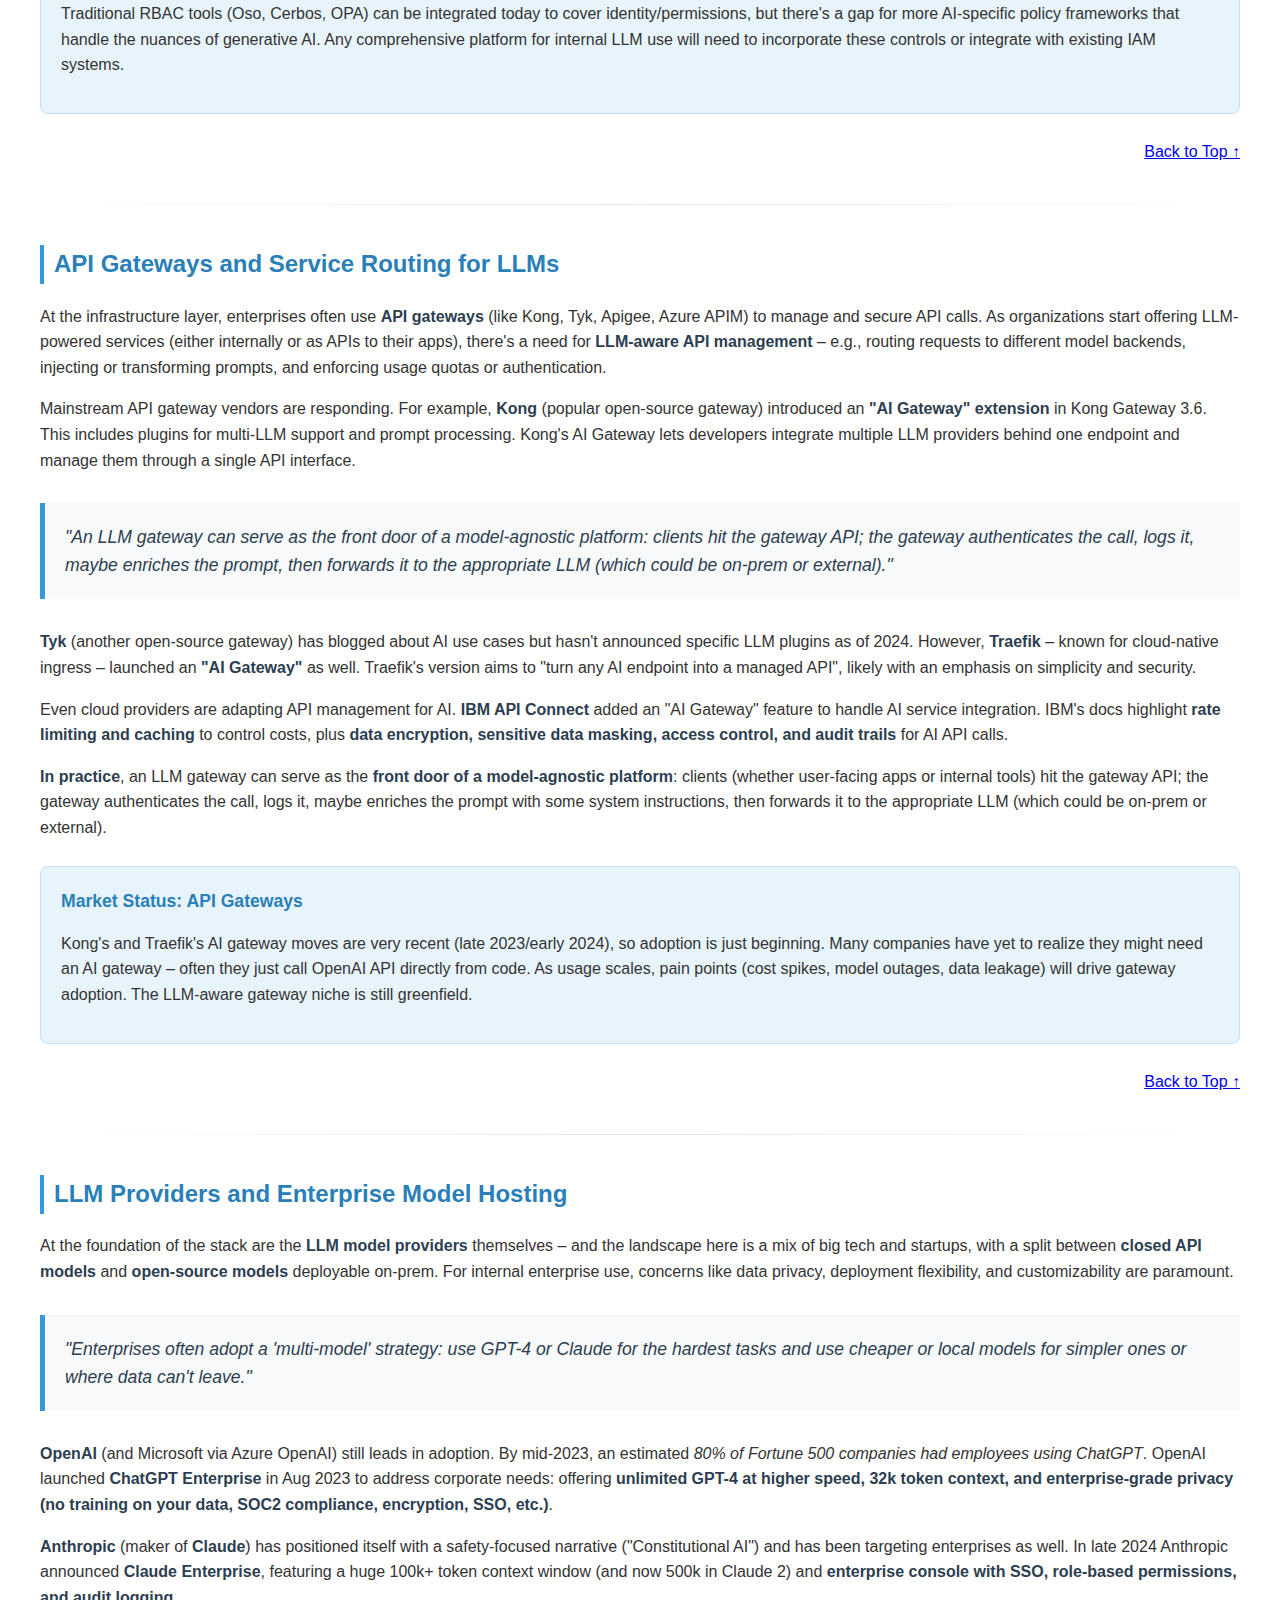
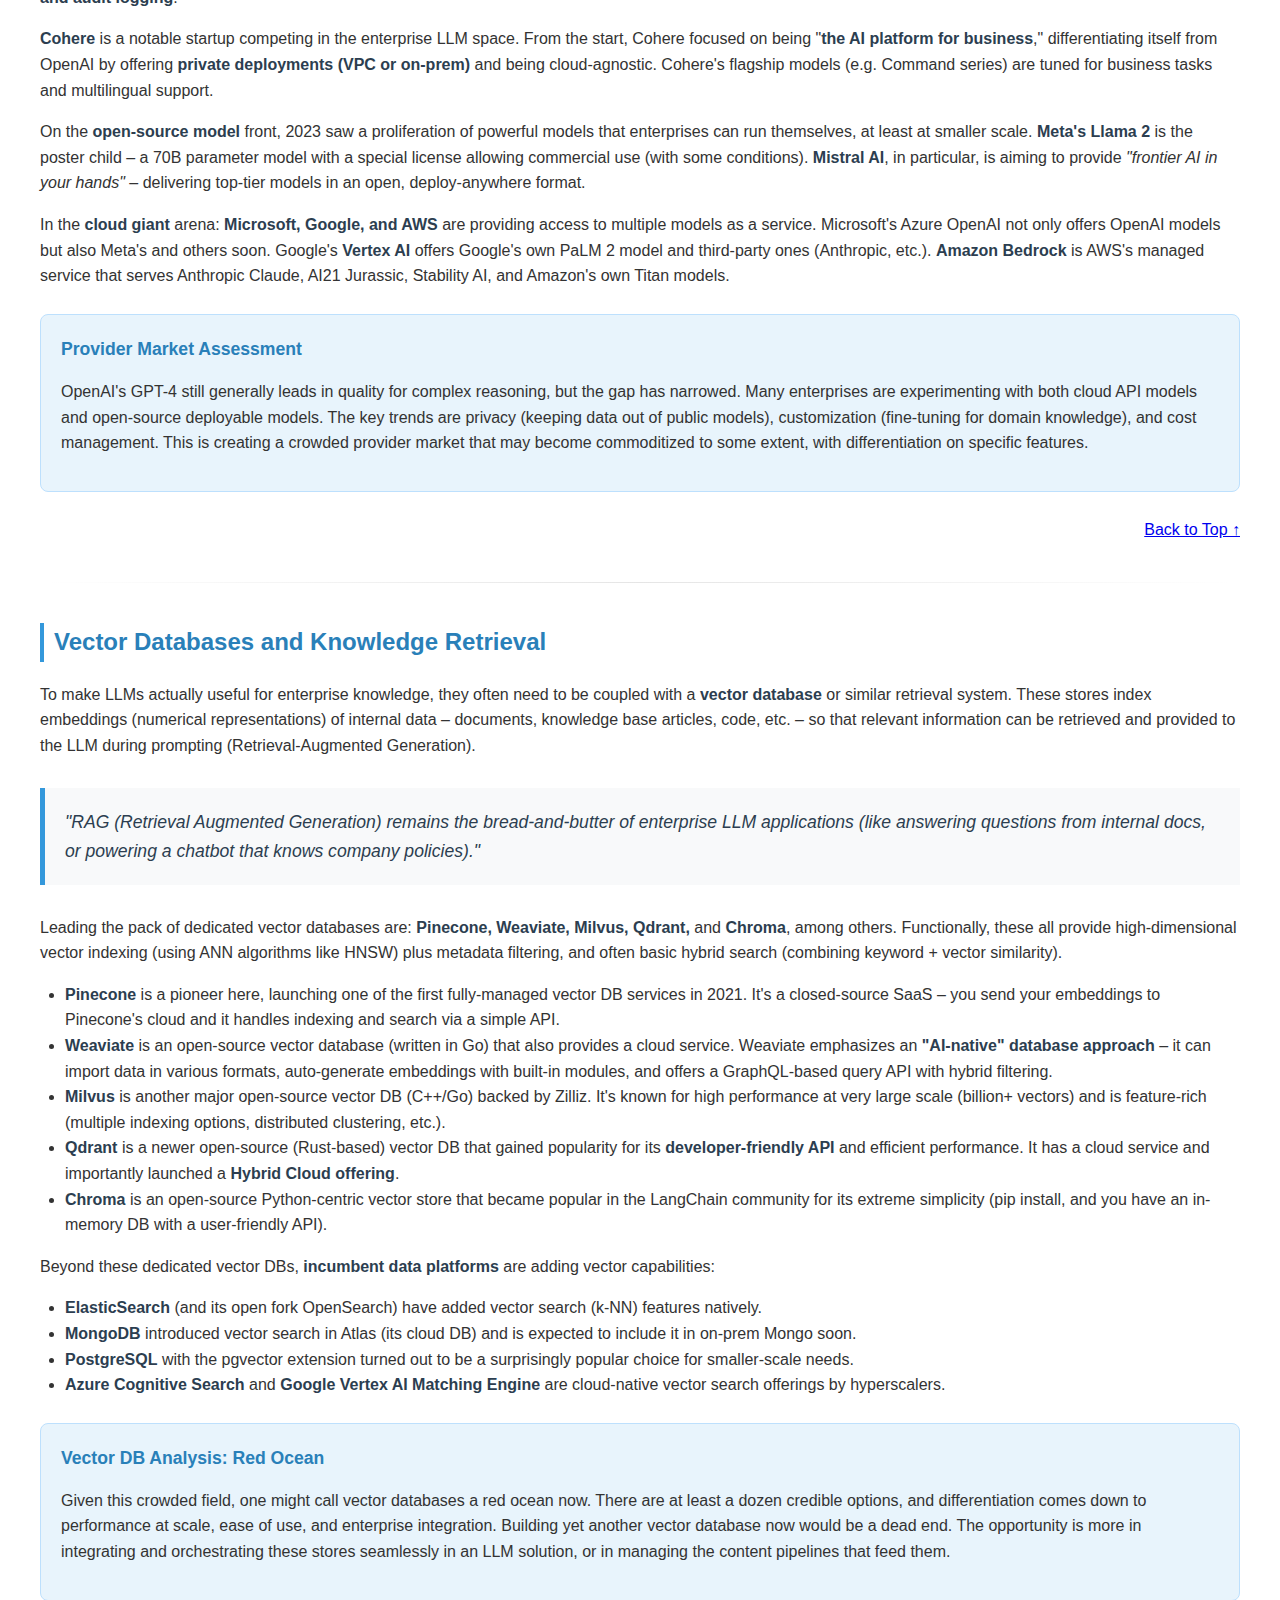
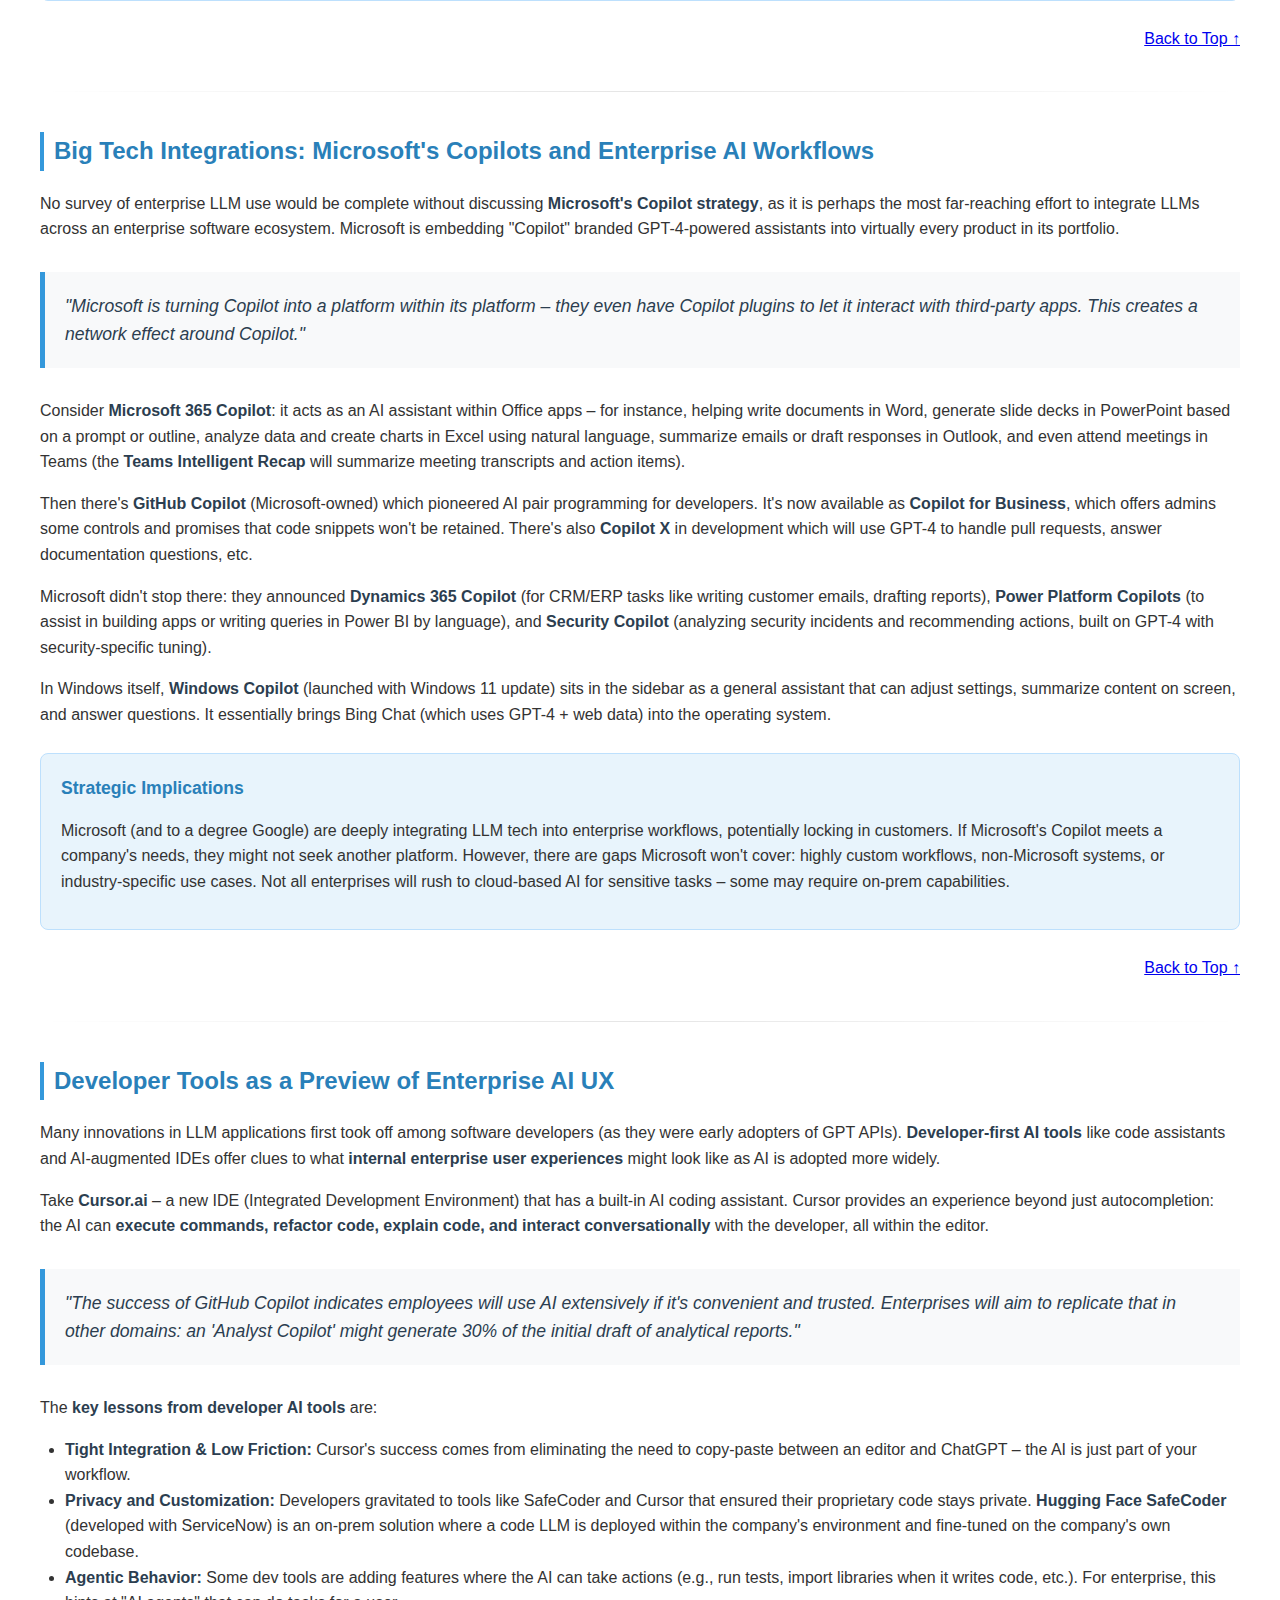
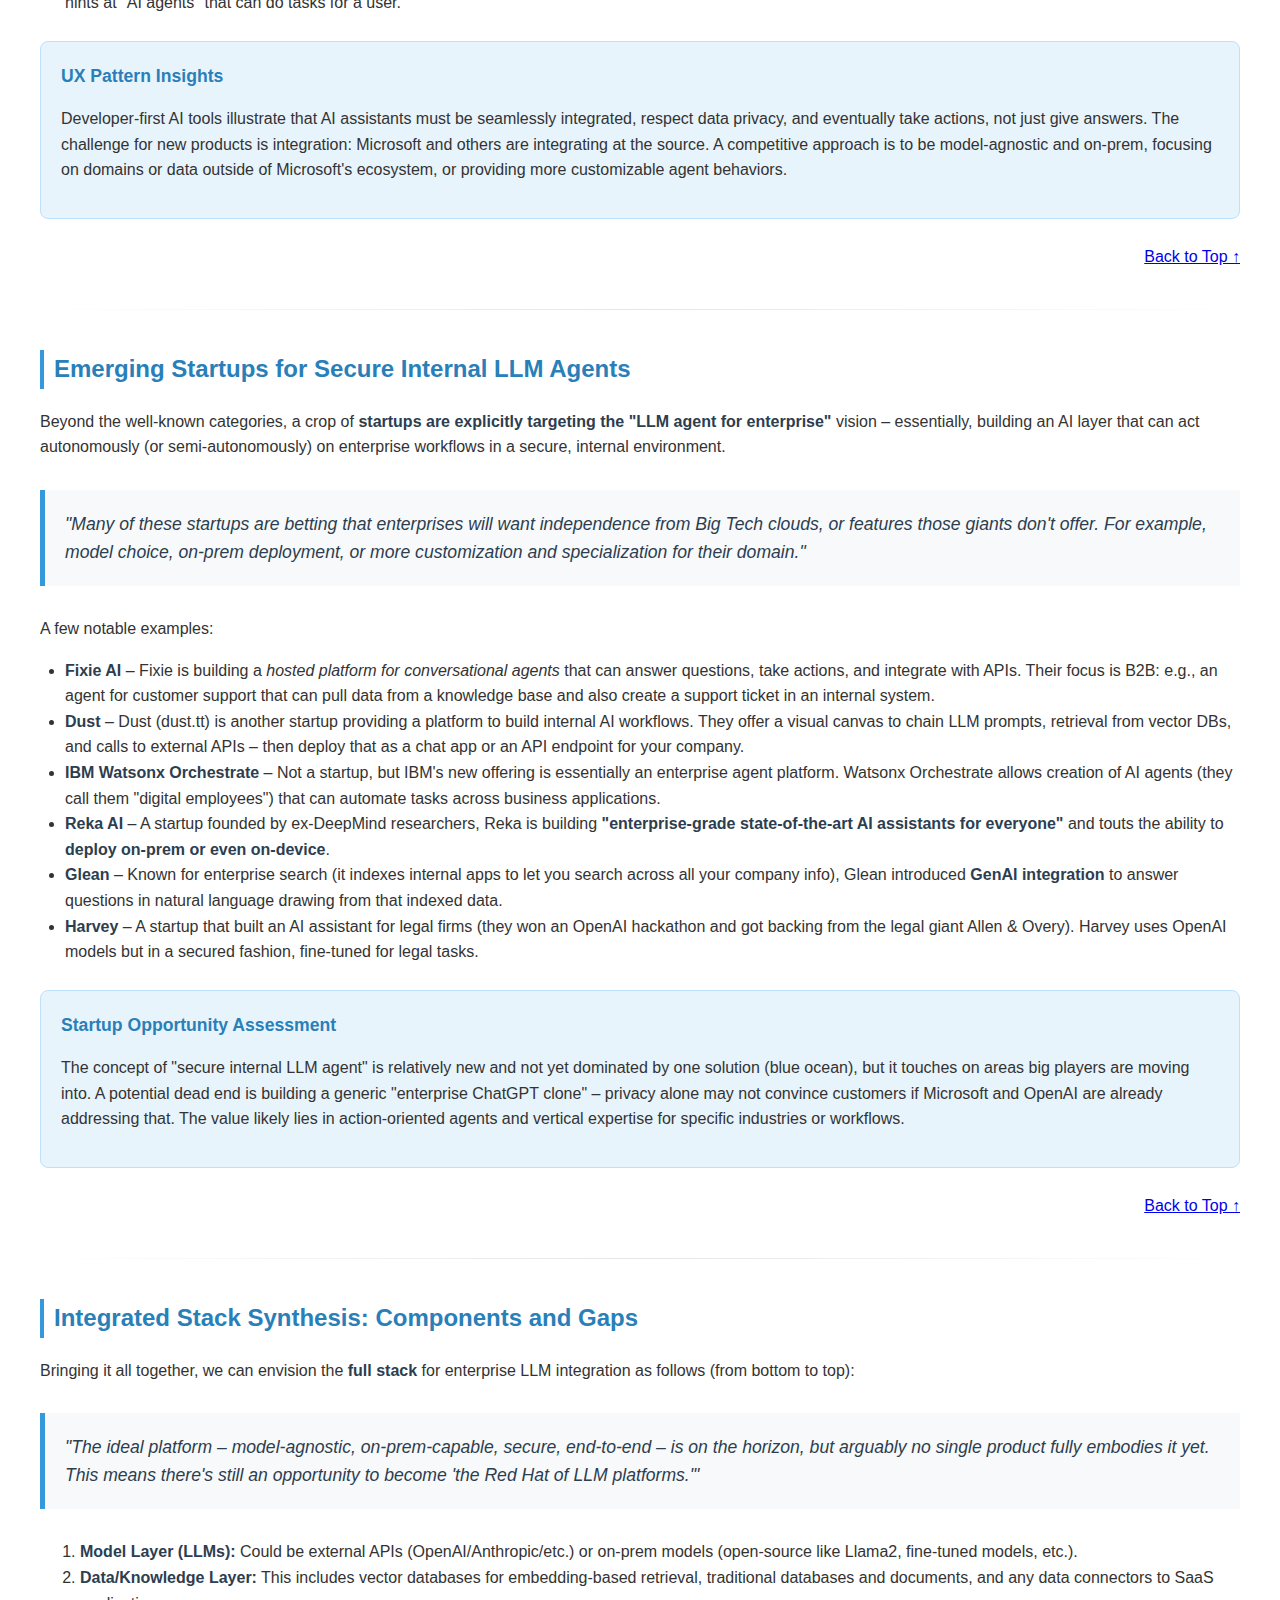
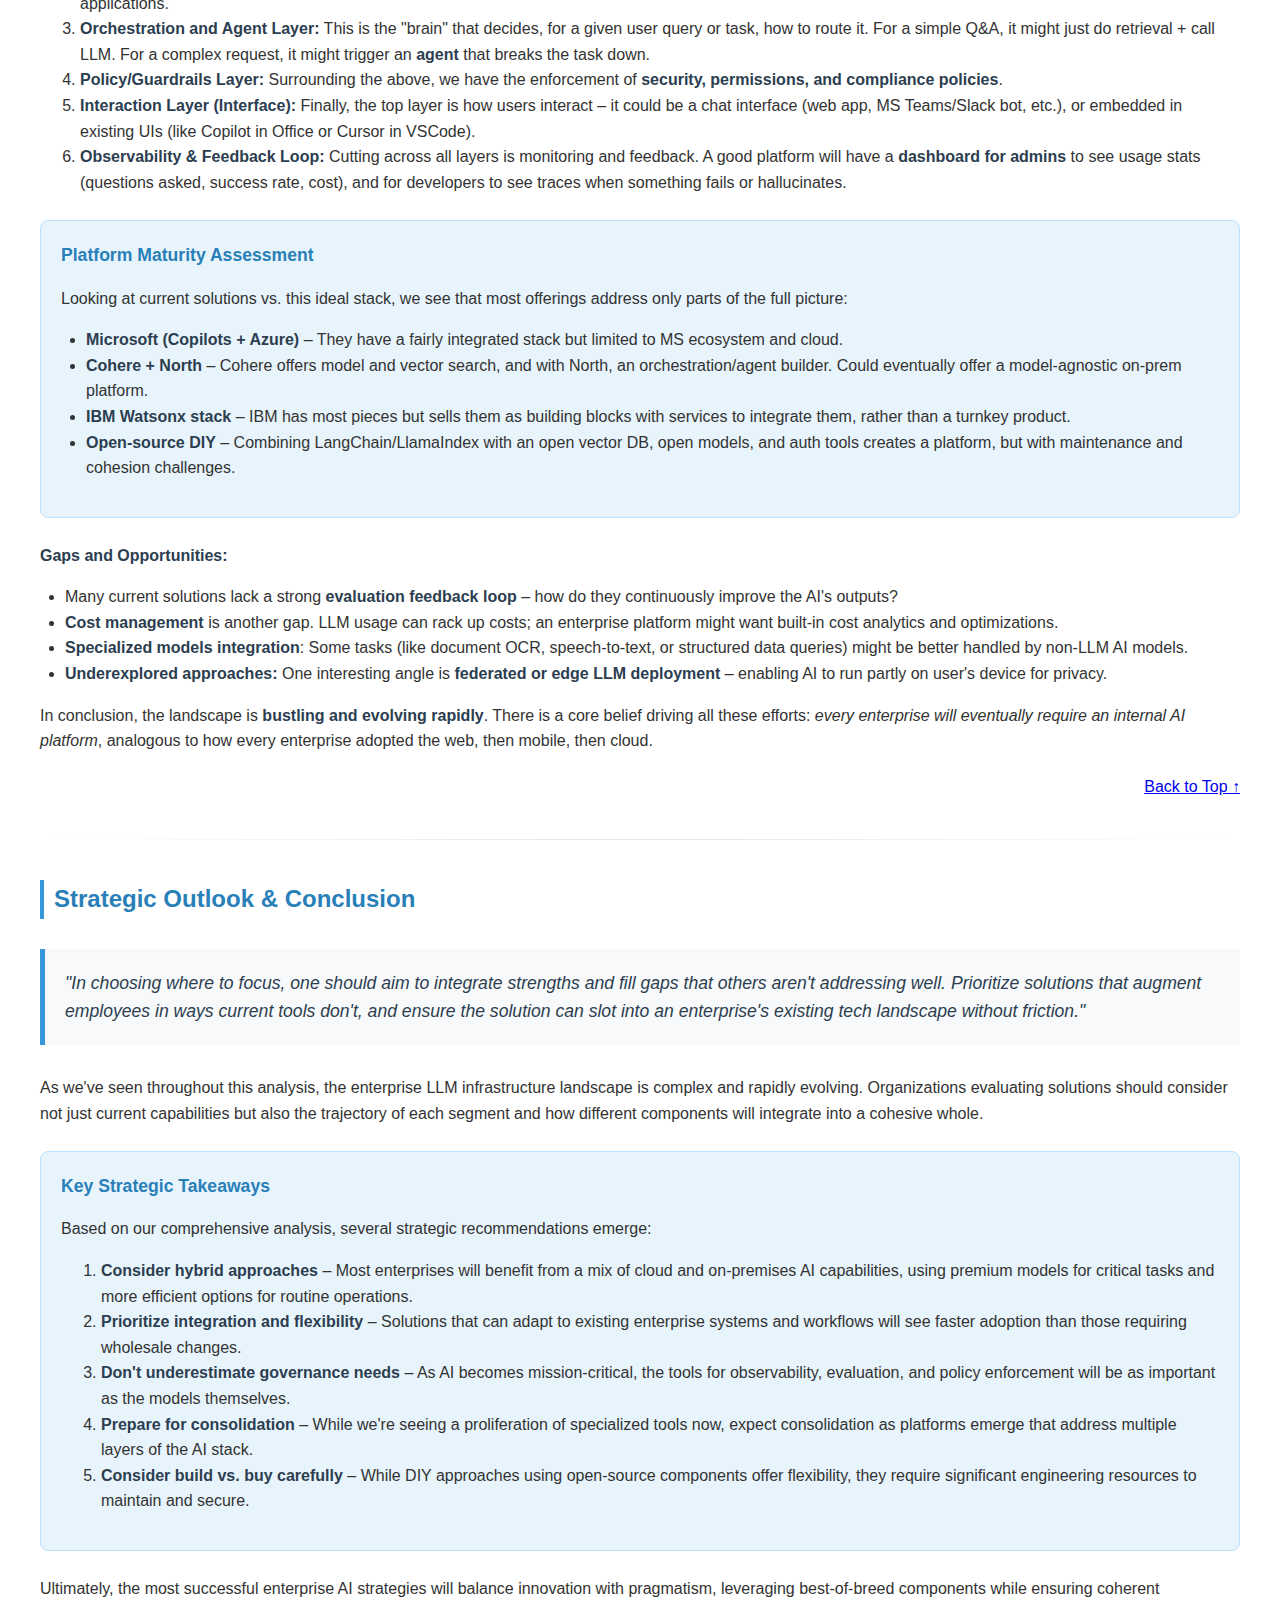
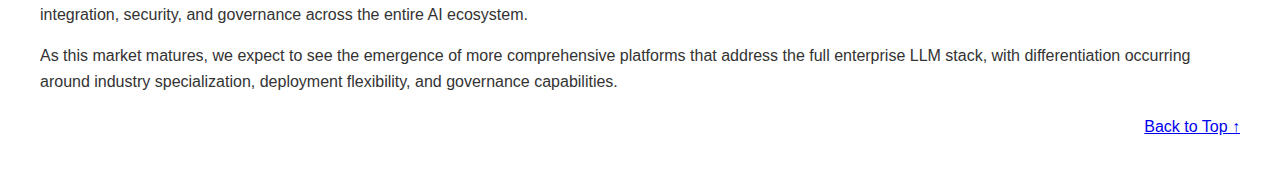
<file: ideas/enterprise-llm-landscape.html>
<!DOCTYPE html>
<html lang="en">
<head>
    <meta charset="UTF-8">
    <meta name="viewport" content="width=device-width, initial-scale=1.0">
    <title>Enterprise LLM Integration Infrastructure Landscape (2025)</title>
    <style>
        body {
            font-family: 'Segoe UI', Tahoma, Geneva, Verdana, sans-serif;
            line-height: 1.6;
            color: #333;
            max-width: 1200px;
            margin: 0 auto;
            padding: 20px;
        }
        
        h1 {
            color: #2c3e50;
            border-bottom: 2px solid #3498db;
            padding-bottom: 10px;
            margin-bottom: 30px;
        }
        
        h2 {
            color: #2980b9;
            border-left: 4px solid #3498db;
            padding-left: 10px;
            margin-top: 40px;
        }
        
        h3 {
            color: #3498db;
        }
        
        .intro-section {
            background: linear-gradient(to right, #f8f9fa, #e9ecef);
            padding: 25px;
            border-radius: 8px;
            margin-bottom: 30px;
            border-left: 5px solid #3498db;
        }
        
        .intro-section h2 {
            margin-top: 0;
            border-left: none;
            color: #2c3e50;
        }
        
        .key-findings {
            display: flex;
            flex-wrap: wrap;
            gap: 20px;
            margin: 30px 0;
        }
        
        .finding-card {
            background: white;
            border-radius: 8px;
            box-shadow: 0 3px 10px rgba(0,0,0,0.1);
            padding: 20px;
            flex: 1 1 calc(33% - 20px);
            min-width: 250px;
            transition: transform 0.2s;
        }
        
        .finding-card:hover {
            transform: translateY(-5px);
        }
        
        .finding-card h3 {
            margin-top: 0;
            border-bottom: 2px solid #e0e0e0;
            padding-bottom: 10px;
        }
        
        .cta-button {
            display: inline-block;
            background-color: #3498db;
            color: white;
            padding: 10px 20px;
            border-radius: 5px;
            text-decoration: none;
            font-weight: bold;
            margin-top: 10px;
            transition: background-color 0.2s;
        }
        
        .cta-button:hover {
            background-color: #2980b9;
        }
        
        .pullquote {
            margin: 30px 0;
            padding: 20px;
            background-color: #f8f9fa;
            border-left: 5px solid #3498db;
            font-style: italic;
            color: #2c3e50;
            font-size: 1.1em;
        }
        
        .callout {
            margin: 25px 0;
            padding: 20px;
            background-color: #e8f4fc;
            border-radius: 8px;
            border: 1px solid #bde0fd;
        }
        
        .callout-title {
            font-weight: bold;
            color: #2980b9;
            margin-bottom: 10px;
            font-size: 1.1em;
        }
        
        .section-divider {
            margin: 40px 0;
            border: 0;
            height: 1px;
            background-image: linear-gradient(to right, rgba(0,0,0,0), rgba(0,0,0,0.1), rgba(0,0,0,0));
        }
        
        .nav-container {
            background-color: #f8f9fa;
            padding: 15px;
            border-radius: 5px;
            margin-bottom: 30px;
            box-shadow: 0 2px 5px rgba(0,0,0,0.1);
        }
        
        .nav-title {
            font-weight: bold;
            margin-bottom: 10px;
            display: flex;
            justify-content: space-between;
            align-items: center;
        }
        
        .nav-links {
            max-height: 0;
            overflow: hidden;
            transition: max-height 0.3s ease-out;
        }
        
        .nav-links.active {
            max-height: 500px; /* Adjust as needed */
        }
        
        .nav-container a {
            display: block;
            padding: 5px 0;
            color: #2980b9;
            text-decoration: none;
        }
        
        .nav-container a:hover {
            text-decoration: underline;
        }
        
        .toggle-btn {
            background: #3498db;
            color: white;
            border: none;
            padding: 5px 10px;
            border-radius: 3px;
            cursor: pointer;
            font-size: 12px;
        }
        
        .toggle-btn:hover {
            background: #2980b9;
        }
        
        .float-nav {
            position: fixed;
            bottom: 20px;
            right: 20px;
            background: #3498db;
            color: white;
            border: none;
            padding: 10px;
            border-radius: 50%;
            width: 50px;
            height: 50px;
            text-align: center;
            box-shadow: 0 2px 5px rgba(0,0,0,0.2);
            cursor: pointer;
            z-index: 100;
            display: flex;
            align-items: center;
            justify-content: center;
            font-weight: bold;
        }
        
        .section-nav {
            margin: 30px 0;
            padding: 10px;
            background: #f8f9fa;
            border-radius: 5px;
            display: flex;
            justify-content: space-between;
        }
        
        .back-to-top {
            display: block;
            text-align: right;
            margin: 20px 0;
        }
        
        strong {
            color: #2c3e50;
        }
        
        p {
            margin-bottom: 15px;
        }
        
        ul {
            padding-left: 25px;
        }
        
        .highlight {
            background-color: #ffffcc;
            padding: 2px;
        }
        
        blockquote {
            border-left: 3px solid #3498db;
            padding-left: 15px;
            color: #555;
            font-style: italic;
        }
    </style>
</head>
<body>
    <h1>Enterprise LLM Integration Infrastructure Landscape (2025)</h1>
    
    <div class="intro-section">
        <h2>Executive Summary</h2>
        <p>This comprehensive analysis examines the evolving infrastructure landscape for integrating Large Language Models (LLMs) into enterprise environments. As organizations increasingly adopt AI technologies, a complex ecosystem of tools, frameworks, and platforms has emerged to address challenges around orchestration, security, data privacy, and deployment flexibility.</p>
        
        <p>Our research identifies key components of the enterprise LLM stack including orchestration frameworks, observability tools, access control mechanisms, API gateways, model providers, vector databases, and emerging agent platforms. We assess the competitive landscape across each segment, highlighting both established players and innovative startups reshaping the market.</p>
        
        <a href="#key-findings" class="cta-button">View Key Findings</a>
    </div>
    
    <div class="nav-container">
        <div class="nav-title">
            Table of Contents
            <button class="toggle-btn" onclick="toggleNav()">Show/Hide</button>
        </div>
        <div class="nav-links" id="navLinks">
            <a href="#key-findings">Key Findings & Market Overview</a>
            <a href="#orchestration">LLM Orchestration Frameworks</a>
            <a href="#observability">LLM Observability and Evaluation</a>
            <a href="#access-control">Access Control and Policy Enforcement</a>
            <a href="#api-gateways">API Gateways and Service Routing for LLMs</a>
            <a href="#llm-providers">LLM Providers and Enterprise Model Hosting</a>
            <a href="#vector-databases">Vector Databases and Knowledge Retrieval</a>
            <a href="#big-tech">Big Tech Integrations: Microsoft's Copilots and Enterprise AI Workflows</a>
            <a href="#developer-tools">Developer Tools as a Preview of Enterprise AI UX</a>
            <a href="#startups">Emerging Startups for Secure Internal LLM Agents</a>
            <a href="#integrated-stack">Integrated Stack Synthesis: Components and Gaps</a>
        </div>
    </div>
    
    <button class="float-nav" onclick="scrollToTop()" title="Go to Table of Contents">ToC</button>
    
    <section id="key-findings">
        <h2>Key Findings & Market Overview</h2>
        
        <div class="key-findings">
            <div class="finding-card">
                <h3>Orchestration Layer</h3>
                <p>LangChain dominates with 20M+ monthly downloads, though production-readiness remains a challenge. The open-core + cloud services model is becoming standard, with most frameworks monetizing through managed services.</p>
            </div>
            
            <div class="finding-card">
                <h3>Model Landscape</h3>
                <p>A split market between closed API models (OpenAI, Anthropic) and open-source deployable models (Llama, Mistral). Enterprises increasingly adopt multi-model strategies, using premium models for complex tasks and cheaper alternatives for simpler ones.</p>
            </div>
            
            <div class="finding-card">
                <h3>Vector Databases</h3>
                <p>A red ocean with many competing solutions. While specialized databases like Pinecone lead, traditional databases (Postgres, MongoDB, Elasticsearch) are adding vector capabilities, potentially obviating the need for standalone vector solutions.</p>
            </div>
        </div>
        
        <div class="key-findings">
            <div class="finding-card">
                <h3>Big Tech Integration</h3>
                <p>Microsoft has the most comprehensive strategy, embedding "Copilot" assistants across its entire product line. This deep integration creates both opportunity (familiarizing users with AI) and threat (crowding out specialized tools).</p>
            </div>
            
            <div class="finding-card">
                <h3>Emerging Opportunity</h3>
                <p>Enterprise-grade secure agent platforms remain underserved. Solutions combining orchestration, retrieval, action, and policy enforcement into cohesive products for specific enterprise problems represent the next frontier.</p>
            </div>
            
            <div class="finding-card">
                <h3>Growth Trajectory</h3>
                <p>Every enterprise will eventually require an internal AI platform. This evolution follows patterns seen with previous technologies like web, mobile, and cloud – creating massive market potential as adoption accelerates.</p>
            </div>
        </div>
        
        <div class="callout">
            <div class="callout-title">Market Assessment</div>
            <p>The landscape is <strong>bustling and evolving rapidly</strong>, with a mix of established players and innovative startups. Open-source frameworks dominate infrastructure layers, while monetization happens primarily through cloud services and enterprise features. No single solution yet covers the full stack of enterprise needs, creating opportunity for both specialized tools and integrated platforms.</p>
        </div>
        
        <a href="#orchestration" class="cta-button">Start Reading Detailed Analysis</a>
    </section>
    
    <hr class="section-divider">
    
    <section id="orchestration">
        <h2>LLM Orchestration Frameworks</h2>
        
        <p>A number of frameworks have emerged to help developers <strong>orchestrate LLM calls, tools, and data</strong>. The most prominent is <strong>LangChain</strong>, an open-source library that enables chaining LLM prompts together, integrating retrieval from databases, and calling external tools via "agents." LangChain gained massive adoption (over 100k+ companies and 100k+ apps built, per the company) as the go-to toolkit for prototyping LLM apps. It has <strong>20M+ monthly downloads</strong> and a large community, though some engineers note it needed maturity for production use.</p>
        
        <div class="pullquote">
            "LangChain's business model is evolving: they offer the open-source core free, monetizing via LangSmith and LangGraph. This suggests an 'open-core + cloud services' strategy, common in this space."
        </div>
        
        <p>LangChain's team has addressed this by launching <strong>LangSmith</strong>, a managed platform for tracing and testing chains, which is moving to a paid model in mid-2024. LangChain's business model is evolving: after raising ~$35M, they offer the open-source core free, monetizing via LangSmith and a new <strong>LangGraph</strong> service for running agents at scale. This suggests a <em>"open-core + cloud services"</em> strategy, common in this space.</p>
        
        <p>An alternative orchestration library is <strong>LlamaIndex</strong> (formerly GPT Index), which focuses on connecting LLMs with <strong>enterprise data</strong> for retrieval-augmented generation. IBM describes LlamaIndex as "an open-source data orchestration framework" that simplifies augmenting LLMs with private data via retrieval pipelines. LlamaIndex has a strong focus on indexing documents and providing retrievers for knowledge bases; it's frequently used for building chatbots that can answer from your documents.</p>
        
        <p>Also notable is <strong>Microsoft's Semantic Kernel</strong>, an open-source SDK that allows building complex LLM workflows (with memory, skills, connectors) in a <strong>.NET or Python</strong> ecosystem. It aligns with Microsoft's approach of integrating AI into software development pipelines, though its community is smaller than LangChain's.</p>
        
        <p>Beyond these, other orchestration and "LLM application" frameworks exist: <strong>Haystack</strong> (by deepset) is a mature open source QA framework that now integrates with LLMs for generative answers; <strong>Marvin AI</strong> is a newer open source library for creating AI "functions" with built-in guardrails; <strong>Flowise</strong> and <strong>LangFlow</strong> provide no-code UIs to chain LLM prompts and tools.</p>
        
        <div class="callout">
            <div class="callout-title">Key Insight: Orchestration Layer</div>
            <p>This layer has a healthy open-source ecosystem with LangChain dominating mindshare. The challenge is moving from prototype to production: many enterprises start with these tools, then end up customizing or hardening them for reliability. This suggests an opportunity for more enterprise-grade orchestration solutions.</p>
        </div>
        
        <div class="back-to-top"><a href="#">Back to Top ↑</a></div>
    </section>
    
    <hr class="section-divider">
    
    <section id="observability">
        <h2>LLM Observability and Evaluation</h2>
        
        <p>Once LLM-powered applications are in development or production, <strong>observability</strong> (monitoring, tracing, evaluating outputs) becomes critical. This is a nascent but quickly growing segment often dubbed "LLMOps" or <strong>FMOps (Foundation Model Ops)</strong>. Many tools are emerging to help developers understand <em>why</em> an AI responded a certain way and ensure quality and safety of responses.</p>
        
        <p><strong>LangSmith</strong> (from LangChain) provides basic tracing and error analysis integrated with their framework. But independent solutions have also appeared:</p>
        
        <ul>
            <li><strong>Langfuse</strong> – an <strong>open-source LLM observability platform</strong> that logs all LLM interactions (inputs, outputs, intermediate steps) and provides analytics, prompt management, and evaluation metrics. Langfuse can be self-hosted and integrates with popular frameworks (OpenAI API, LangChain, LlamaIndex, etc.).</li>
            
            <li><strong>Arize Phoenix</strong> – an open-source tool from Arize AI (a model monitoring company) focused on <strong>LLM tracing and evaluation</strong>. Phoenix can visually trace multi-step LLM workflows and evaluate outputs for issues like relevance or toxicity by using one LLM to analyze another.</li>
            
            <li><strong>TruEra</strong> and <strong>Humanloop</strong> are two other players noted for LLM evaluation. TruEra (an ML model validation company) has introduced tools to detect LLM hallucinations and biases. Humanloop (originally an NLP startup) released an "Evaluation Playground" and feedback APIs that let humans rate LLM outputs.</li>
            
            <li><strong>Helicone</strong> is another niche tool (open source) that specifically logs and visualizes OpenAI API usage and latency/cost, helping track spend and performance on GPT-4, etc.</li>
        </ul>
        
        <div class="pullquote">
            "A notable trend is using AI to monitor AI – having a secondary model judge the primary model's output for correctness or policy compliance. This 'two brains' approach is becoming common."
        </div>
        
        <p>In enterprise settings, it's crucial to detect when the AI is "wrong" or unsafe. A notable trend is using <strong>AI to monitor AI</strong> – e.g., having a secondary model judge the primary model's output for correctness or policy compliance. This "two brains" approach is becoming common.</p>
        
        <div class="callout">
            <div class="callout-title">Market Gap: Observability</div>
            <p>This segment is not yet saturated – Langfuse and Phoenix are early entrants, and many companies don't yet have a full LLMOps toolchain in place. Observability and evaluation will be key differentiators for any enterprise platform.</p>
        </div>
        
        <div class="back-to-top"><a href="#">Back to Top ↑</a></div>
    </section>
    
    <hr class="section-divider">
    
    <section id="access-control">
        <h2>Access Control and Policy Enforcement</h2>
        
        <p><strong>Role-based access control (RBAC)</strong> and policy enforcement are standard requirements in enterprise software – and integrating these with LLM systems is a novel challenge. On one hand, you have existing <strong>authorization engines</strong> like <strong>Oso</strong> and <strong>Cerbos</strong> that can be embedded to enforce which user or role can access which data or actions. On the other hand, LLM-specific policy needs are emerging: e.g. controlling an LLM agent so it only performs allowed tools/actions, or ensuring sensitive data isn't revealed in prompts or outputs.</p>
        
        <div class="pullquote">
            "Regulatory compliance is driving interest in AI governance. For example, a bank might require that any customer data fed to an LLM is masked unless the user has clearance, or that the LLM not disclose private financial details in its answers."
        </div>
        
        <p>General solutions: <strong>Oso</strong> is an open-source policy engine using a declarative language Polar to define roles/permissions in code. It's used to centralize authorization logic in applications. <strong>Cerbos</strong> similarly offers an open-source PBAC (policy-based access control) system with a YAML policy language and has gained popularity for microservices auth.</p>
        
        <p><strong>Open Policy Agent (OPA)</strong> is another widely-used open source policy engine (CNCF graduated) that could enforce rules (OPA policies could, for instance, restrict which external APIs an LLM agent can call, acting as a gatekeeper).</p>
        
        <p>In addition to role/permission checks, <strong>policy enforcement</strong> extends to <strong>guardrails on the LLM's content and behavior</strong>. For instance, <em>output filtering</em> to prevent disallowed content: OpenAI's moderation API or Azure OpenAI's built-in content filters are examples that enterprises use to enforce policies (like "no hate speech output").</p>
        
        <div class="callout">
            <div class="callout-title">Opportunity: AI-Specific Policy Framework</div>
            <p>Traditional RBAC tools (Oso, Cerbos, OPA) can be integrated today to cover identity/permissions, but there's a gap for more AI-specific policy frameworks that handle the nuances of generative AI. Any comprehensive platform for internal LLM use will need to incorporate these controls or integrate with existing IAM systems.</p>
        </div>
        
        <div class="back-to-top"><a href="#">Back to Top ↑</a></div>
    </section>
    
    <hr class="section-divider">
    
    <section id="api-gateways">
        <h2>API Gateways and Service Routing for LLMs</h2>
        
        <p>At the infrastructure layer, enterprises often use <strong>API gateways</strong> (like Kong, Tyk, Apigee, Azure APIM) to manage and secure API calls. As organizations start offering LLM-powered services (either internally or as APIs to their apps), there's a need for <strong>LLM-aware API management</strong> – e.g., routing requests to different model backends, injecting or transforming prompts, and enforcing usage quotas or authentication.</p>
        
        <p>Mainstream API gateway vendors are responding. For example, <strong>Kong</strong> (popular open-source gateway) introduced an <strong>"AI Gateway" extension</strong> in Kong Gateway 3.6. This includes plugins for multi-LLM support and prompt processing. Kong's AI Gateway lets developers integrate multiple LLM providers behind one endpoint and manage them through a single API interface.</p>
        
        <div class="pullquote">
            "An LLM gateway can serve as the front door of a model-agnostic platform: clients hit the gateway API; the gateway authenticates the call, logs it, maybe enriches the prompt, then forwards it to the appropriate LLM (which could be on-prem or external)."
        </div>
        
        <p><strong>Tyk</strong> (another open-source gateway) has blogged about AI use cases but hasn't announced specific LLM plugins as of 2024. However, <strong>Traefik</strong> – known for cloud-native ingress – launched an <strong>"AI Gateway"</strong> as well. Traefik's version aims to "turn any AI endpoint into a managed API", likely with an emphasis on simplicity and security.</p>
        
        <p>Even cloud providers are adapting API management for AI. <strong>IBM API Connect</strong> added an "AI Gateway" feature to handle AI service integration. IBM's docs highlight <strong>rate limiting and caching</strong> to control costs, plus <strong>data encryption, sensitive data masking, access control, and audit trails</strong> for AI API calls.</p>
        
        <p><strong>In practice</strong>, an LLM gateway can serve as the <strong>front door of a model-agnostic platform</strong>: clients (whether user-facing apps or internal tools) hit the gateway API; the gateway authenticates the call, logs it, maybe enriches the prompt with some system instructions, then forwards it to the appropriate LLM (which could be on-prem or external).</p>
        
        <div class="callout">
            <div class="callout-title">Market Status: API Gateways</div>
            <p>Kong's and Traefik's AI gateway moves are very recent (late 2023/early 2024), so adoption is just beginning. Many companies have yet to realize they might need an AI gateway – often they just call OpenAI API directly from code. As usage scales, pain points (cost spikes, model outages, data leakage) will drive gateway adoption. The LLM-aware gateway niche is still greenfield.</p>
        </div>
        
        <div class="back-to-top"><a href="#">Back to Top ↑</a></div>
    </section>
    
    <hr class="section-divider">
    
    <section id="llm-providers">
        <h2>LLM Providers and Enterprise Model Hosting</h2>
        
        <p>At the foundation of the stack are the <strong>LLM model providers</strong> themselves – and the landscape here is a mix of big tech and startups, with a split between <strong>closed API models</strong> and <strong>open-source models</strong> deployable on-prem. For internal enterprise use, concerns like data privacy, deployment flexibility, and customizability are paramount.</p>
        
        <div class="pullquote">
            "Enterprises often adopt a 'multi-model' strategy: use GPT-4 or Claude for the hardest tasks and use cheaper or local models for simpler ones or where data can't leave."
        </div>
        
        <p><strong>OpenAI</strong> (and Microsoft via Azure OpenAI) still leads in adoption. By mid-2023, an estimated <em>80% of Fortune 500 companies had employees using ChatGPT</em>. OpenAI launched <strong>ChatGPT Enterprise</strong> in Aug 2023 to address corporate needs: offering <strong>unlimited GPT-4 at higher speed, 32k token context, and enterprise-grade privacy (no training on your data, SOC2 compliance, encryption, SSO, etc.)</strong>.</p>
        
        <p><strong>Anthropic</strong> (maker of <strong>Claude</strong>) has positioned itself with a safety-focused narrative ("Constitutional AI") and has been targeting enterprises as well. In late 2024 Anthropic announced <strong>Claude Enterprise</strong>, featuring a huge 100k+ token context window (and now 500k in Claude 2) and <strong>enterprise console with SSO, role-based permissions, and audit logging</strong>.</p>
        
        <p><strong>Cohere</strong> is a notable startup competing in the enterprise LLM space. From the start, Cohere focused on being "<strong>the AI platform for business</strong>," differentiating itself from OpenAI by offering <strong>private deployments (VPC or on-prem)</strong> and being cloud-agnostic. Cohere's flagship models (e.g. Command series) are tuned for business tasks and multilingual support.</p>
        
        <p>On the <strong>open-source model</strong> front, 2023 saw a proliferation of powerful models that enterprises can run themselves, at least at smaller scale. <strong>Meta's Llama 2</strong> is the poster child – a 70B parameter model with a special license allowing commercial use (with some conditions). <strong>Mistral AI</strong>, in particular, is aiming to provide <em>"frontier AI in your hands"</em> – delivering top-tier models in an open, deploy-anywhere format.</p>
        
        <p>In the <strong>cloud giant</strong> arena: <strong>Microsoft, Google, and AWS</strong> are providing access to multiple models as a service. Microsoft's Azure OpenAI not only offers OpenAI models but also Meta's and others soon. Google's <strong>Vertex AI</strong> offers Google's own PaLM 2 model and third-party ones (Anthropic, etc.). <strong>Amazon Bedrock</strong> is AWS's managed service that serves Anthropic Claude, AI21 Jurassic, Stability AI, and Amazon's own Titan models.</p>
        
        <div class="callout">
            <div class="callout-title">Provider Market Assessment</div>
            <p>OpenAI's GPT-4 still generally leads in quality for complex reasoning, but the gap has narrowed. Many enterprises are experimenting with both cloud API models and open-source deployable models. The key trends are privacy (keeping data out of public models), customization (fine-tuning for domain knowledge), and cost management. This is creating a crowded provider market that may become commoditized to some extent, with differentiation on specific features.</p>
        </div>
        
        <div class="back-to-top"><a href="#">Back to Top ↑</a></div>
    </section>
    
    <hr class="section-divider">
    
    <section id="vector-databases">
        <h2>Vector Databases and Knowledge Retrieval</h2>
        
        <p>To make LLMs actually useful for enterprise knowledge, they often need to be coupled with a <strong>vector database</strong> or similar retrieval system. These stores index embeddings (numerical representations) of internal data – documents, knowledge base articles, code, etc. – so that relevant information can be retrieved and provided to the LLM during prompting (Retrieval-Augmented Generation).</p>
        
        <div class="pullquote">
            "RAG (Retrieval Augmented Generation) remains the bread-and-butter of enterprise LLM applications (like answering questions from internal docs, or powering a chatbot that knows company policies)."
        </div>
        
        <p>Leading the pack of dedicated vector databases are: <strong>Pinecone, Weaviate, Milvus, Qdrant,</strong> and <strong>Chroma</strong>, among others. Functionally, these all provide high-dimensional vector indexing (using ANN algorithms like HNSW) plus metadata filtering, and often basic hybrid search (combining keyword + vector similarity).</p>
        
        <ul>
            <li><strong>Pinecone</strong> is a pioneer here, launching one of the first fully-managed vector DB services in 2021. It's a closed-source SaaS – you send your embeddings to Pinecone's cloud and it handles indexing and search via a simple API.</li>
            
            <li><strong>Weaviate</strong> is an open-source vector database (written in Go) that also provides a cloud service. Weaviate emphasizes an <strong>"AI-native" database approach</strong> – it can import data in various formats, auto-generate embeddings with built-in modules, and offers a GraphQL-based query API with hybrid filtering.</li>
            
            <li><strong>Milvus</strong> is another major open-source vector DB (C++/Go) backed by Zilliz. It's known for high performance at very large scale (billion+ vectors) and is feature-rich (multiple indexing options, distributed clustering, etc.).</li>
            
            <li><strong>Qdrant</strong> is a newer open-source (Rust-based) vector DB that gained popularity for its <strong>developer-friendly API</strong> and efficient performance. It has a cloud service and importantly launched a <strong>Hybrid Cloud offering</strong>.</li>
            
            <li><strong>Chroma</strong> is an open-source Python-centric vector store that became popular in the LangChain community for its extreme simplicity (pip install, and you have an in-memory DB with a user-friendly API).</li>
        </ul>
        
        <p>Beyond these dedicated vector DBs, <strong>incumbent data platforms</strong> are adding vector capabilities:</p>
        
        <ul>
            <li><strong>ElasticSearch</strong> (and its open fork OpenSearch) have added vector search (k-NN) features natively.</li>
            
            <li><strong>MongoDB</strong> introduced vector search in Atlas (its cloud DB) and is expected to include it in on-prem Mongo soon.</li>
            
            <li><strong>PostgreSQL</strong> with the pgvector extension turned out to be a surprisingly popular choice for smaller-scale needs.</li>
            
            <li><strong>Azure Cognitive Search</strong> and <strong>Google Vertex AI Matching Engine</strong> are cloud-native vector search offerings by hyperscalers.</li>
        </ul>
        
        <div class="callout">
            <div class="callout-title">Vector DB Analysis: Red Ocean</div>
            <p>Given this crowded field, one might call vector databases a red ocean now. There are at least a dozen credible options, and differentiation comes down to performance at scale, ease of use, and enterprise integration. Building yet another vector database now would be a dead end. The opportunity is more in integrating and orchestrating these stores seamlessly in an LLM solution, or in managing the content pipelines that feed them.</p>
        </div>
        
        <div class="back-to-top"><a href="#">Back to Top ↑</a></div>
    </section>
    
    <hr class="section-divider">
    
    <section id="big-tech">
        <h2>Big Tech Integrations: Microsoft's Copilots and Enterprise AI Workflows</h2>
        
        <p>No survey of enterprise LLM use would be complete without discussing <strong>Microsoft's Copilot strategy</strong>, as it is perhaps the most far-reaching effort to integrate LLMs across an enterprise software ecosystem. Microsoft is embedding "Copilot" branded GPT-4-powered assistants into virtually every product in its portfolio.</p>
        
        <div class="pullquote">
            "Microsoft is turning Copilot into a platform within its platform – they even have Copilot plugins to let it interact with third-party apps. This creates a network effect around Copilot."
        </div>
        
        <p>Consider <strong>Microsoft 365 Copilot</strong>: it acts as an AI assistant within Office apps – for instance, helping write documents in Word, generate slide decks in PowerPoint based on a prompt or outline, analyze data and create charts in Excel using natural language, summarize emails or draft responses in Outlook, and even attend meetings in Teams (the <strong>Teams Intelligent Recap</strong> will summarize meeting transcripts and action items).</p>
        
        <p>Then there's <strong>GitHub Copilot</strong> (Microsoft-owned) which pioneered AI pair programming for developers. It's now available as <strong>Copilot for Business</strong>, which offers admins some controls and promises that code snippets won't be retained. There's also <strong>Copilot X</strong> in development which will use GPT-4 to handle pull requests, answer documentation questions, etc.</p>
        
        <p>Microsoft didn't stop there: they announced <strong>Dynamics 365 Copilot</strong> (for CRM/ERP tasks like writing customer emails, drafting reports), <strong>Power Platform Copilots</strong> (to assist in building apps or writing queries in Power BI by language), and <strong>Security Copilot</strong> (analyzing security incidents and recommending actions, built on GPT-4 with security-specific tuning).</p>
        
        <p>In Windows itself, <strong>Windows Copilot</strong> (launched with Windows 11 update) sits in the sidebar as a general assistant that can adjust settings, summarize content on screen, and answer questions. It essentially brings Bing Chat (which uses GPT-4 + web data) into the operating system.</p>
        
        <div class="callout">
            <div class="callout-title">Strategic Implications</div>
            <p>Microsoft (and to a degree Google) are deeply integrating LLM tech into enterprise workflows, potentially locking in customers. If Microsoft's Copilot meets a company's needs, they might not seek another platform. However, there are gaps Microsoft won't cover: highly custom workflows, non-Microsoft systems, or industry-specific use cases. Not all enterprises will rush to cloud-based AI for sensitive tasks – some may require on-prem capabilities.</p>
        </div>
        
        <div class="back-to-top"><a href="#">Back to Top ↑</a></div>
    </section>
    
    <hr class="section-divider">
    
    <section id="developer-tools">
        <h2>Developer Tools as a Preview of Enterprise AI UX</h2>
        
        <p>Many innovations in LLM applications first took off among software developers (as they were early adopters of GPT APIs). <strong>Developer-first AI tools</strong> like code assistants and AI-augmented IDEs offer clues to what <strong>internal enterprise user experiences</strong> might look like as AI is adopted more widely.</p>
        
        <p>Take <strong>Cursor.ai</strong> – a new IDE (Integrated Development Environment) that has a built-in AI coding assistant. Cursor provides an experience beyond just autocompletion: the AI can <strong>execute commands, refactor code, explain code, and interact conversationally</strong> with the developer, all within the editor.</p>
        
        <div class="pullquote">
            "The success of GitHub Copilot indicates employees will use AI extensively if it's convenient and trusted. Enterprises will aim to replicate that in other domains: an 'Analyst Copilot' might generate 30% of the initial draft of analytical reports."
        </div>
        
        <p>The <strong>key lessons from developer AI tools</strong> are:</p>
        
        <ul>
            <li><strong>Tight Integration & Low Friction:</strong> Cursor's success comes from eliminating the need to copy-paste between an editor and ChatGPT – the AI is just part of your workflow.</li>
            
            <li><strong>Privacy and Customization:</strong> Developers gravitated to tools like SafeCoder and Cursor that ensured their proprietary code stays private. <strong>Hugging Face SafeCoder</strong> (developed with ServiceNow) is an on-prem solution where a code LLM is deployed within the company's environment and fine-tuned on the company's own codebase.</li>
            
            <li><strong>Agentic Behavior:</strong> Some dev tools are adding features where the AI can take actions (e.g., run tests, import libraries when it writes code, etc.). For enterprise, this hints at "AI agents" that can do tasks for a user.</li>
        </ul>
        
        <div class="callout">
            <div class="callout-title">UX Pattern Insights</div>
            <p>Developer-first AI tools illustrate that AI assistants must be seamlessly integrated, respect data privacy, and eventually take actions, not just give answers. The challenge for new products is integration: Microsoft and others are integrating at the source. A competitive approach is to be model-agnostic and on-prem, focusing on domains or data outside of Microsoft's ecosystem, or providing more customizable agent behaviors.</p>
        </div>
        
        <div class="back-to-top"><a href="#">Back to Top ↑</a></div>
    </section>
    
    <hr class="section-divider">
    
    <section id="startups">
        <h2>Emerging Startups for Secure Internal LLM Agents</h2>
        
        <p>Beyond the well-known categories, a crop of <strong>startups are explicitly targeting the "LLM agent for enterprise"</strong> vision – essentially, building an AI layer that can act autonomously (or semi-autonomously) on enterprise workflows in a secure, internal environment.</p>
        
        <div class="pullquote">
            "Many of these startups are betting that enterprises will want independence from Big Tech clouds, or features those giants don't offer. For example, model choice, on-prem deployment, or more customization and specialization for their domain."
        </div>
        
        <p>A few notable examples:</p>
        
        <ul>
            <li><strong>Fixie AI</strong> – Fixie is building a <em>hosted platform for conversational agents</em> that can answer questions, take actions, and integrate with APIs. Their focus is B2B: e.g., an agent for customer support that can pull data from a knowledge base and also create a support ticket in an internal system.</li>
            
            <li><strong>Dust</strong> – Dust (dust.tt) is another startup providing a platform to build internal AI workflows. They offer a visual canvas to chain LLM prompts, retrieval from vector DBs, and calls to external APIs – then deploy that as a chat app or an API endpoint for your company.</li>
            
            <li><strong>IBM Watsonx Orchestrate</strong> – Not a startup, but IBM's new offering is essentially an enterprise agent platform. Watsonx Orchestrate allows creation of AI agents (they call them "digital employees") that can automate tasks across business applications.</li>
            
            <li><strong>Reka AI</strong> – A startup founded by ex-DeepMind researchers, Reka is building <strong>"enterprise-grade state-of-the-art AI assistants for everyone"</strong> and touts the ability to <strong>deploy on-prem or even on-device</strong>.</li>
            
            <li><strong>Glean</strong> – Known for enterprise search (it indexes internal apps to let you search across all your company info), Glean introduced <strong>GenAI integration</strong> to answer questions in natural language drawing from that indexed data.</li>
            
            <li><strong>Harvey</strong> – A startup that built an AI assistant for legal firms (they won an OpenAI hackathon and got backing from the legal giant Allen & Overy). Harvey uses OpenAI models but in a secured fashion, fine-tuned for legal tasks.</li>
        </ul>
        
        <div class="callout">
            <div class="callout-title">Startup Opportunity Assessment</div>
            <p>The concept of "secure internal LLM agent" is relatively new and not yet dominated by one solution (blue ocean), but it touches on areas big players are moving into. A potential dead end is building a generic "enterprise ChatGPT clone" – privacy alone may not convince customers if Microsoft and OpenAI are already addressing that. The value likely lies in action-oriented agents and vertical expertise for specific industries or workflows.</p>
        </div>
        
        <div class="back-to-top"><a href="#">Back to Top ↑</a></div>
    </section>
    
    <hr class="section-divider">
    
    <section id="integrated-stack">
        <h2>Integrated Stack Synthesis: Components and Gaps</h2>
        
        <p>Bringing it all together, we can envision the <strong>full stack</strong> for enterprise LLM integration as follows (from bottom to top):</p>
        
        <div class="pullquote">
            "The ideal platform – model-agnostic, on-prem-capable, secure, end-to-end – is on the horizon, but arguably no single product fully embodies it yet. This means there's still an opportunity to become 'the Red Hat of LLM platforms.'"
        </div>
        
        <ol>
            <li><strong>Model Layer (LLMs):</strong> Could be external APIs (OpenAI/Anthropic/etc.) or on-prem models (open-source like Llama2, fine-tuned models, etc.).</li>
            
            <li><strong>Data/Knowledge Layer:</strong> This includes vector databases for embedding-based retrieval, traditional databases and documents, and any data connectors to SaaS applications.</li>
            
            <li><strong>Orchestration and Agent Layer:</strong> This is the "brain" that decides, for a given user query or task, how to route it. For a simple Q&A, it might just do retrieval + call LLM. For a complex request, it might trigger an <strong>agent</strong> that breaks the task down.</li>
            
            <li><strong>Policy/Guardrails Layer:</strong> Surrounding the above, we have the enforcement of <strong>security, permissions, and compliance policies</strong>.</li>
            
            <li><strong>Interaction Layer (Interface):</strong> Finally, the top layer is how users interact – it could be a chat interface (web app, MS Teams/Slack bot, etc.), or embedded in existing UIs (like Copilot in Office or Cursor in VSCode).</li>
            
            <li><strong>Observability & Feedback Loop:</strong> Cutting across all layers is monitoring and feedback. A good platform will have a <strong>dashboard for admins</strong> to see usage stats (questions asked, success rate, cost), and for developers to see traces when something fails or hallucinates.</li>
        </ol>
        
        <div class="callout">
            <div class="callout-title">Platform Maturity Assessment</div>
            <p>Looking at current solutions vs. this ideal stack, we see that most offerings address only parts of the full picture:</p>
            <ul>
                <li><strong>Microsoft (Copilots + Azure)</strong> – They have a fairly integrated stack but limited to MS ecosystem and cloud.</li>
                <li><strong>Cohere + North</strong> – Cohere offers model and vector search, and with North, an orchestration/agent builder. Could eventually offer a model-agnostic on-prem platform.</li>
                <li><strong>IBM Watsonx stack</strong> – IBM has most pieces but sells them as building blocks with services to integrate them, rather than a turnkey product.</li>
                <li><strong>Open-source DIY</strong> – Combining LangChain/LlamaIndex with an open vector DB, open models, and auth tools creates a platform, but with maintenance and cohesion challenges.</li>
            </ul>
        </div>
        
        <p><strong>Gaps and Opportunities:</strong></p>
        
        <ul>
            <li>Many current solutions lack a strong <strong>evaluation feedback loop</strong> – how do they continuously improve the AI's outputs?</li>
            
            <li><strong>Cost management</strong> is another gap. LLM usage can rack up costs; an enterprise platform might want built-in cost analytics and optimizations.</li>
            
            <li><strong>Specialized models integration</strong>: Some tasks (like document OCR, speech-to-text, or structured data queries) might be better handled by non-LLM AI models.</li>
            
            <li><strong>Underexplored approaches:</strong> One interesting angle is <strong>federated or edge LLM deployment</strong> – enabling AI to run partly on user's device for privacy.</li>
        </ul>
        
        <p>In conclusion, the landscape is <strong>bustling and evolving rapidly</strong>. There is a core belief driving all these efforts: <em>every enterprise will eventually require an internal AI platform</em>, analogous to how every enterprise adopted the web, then mobile, then cloud.</p>
        
        <div class="back-to-top"><a href="#">Back to Top ↑</a></div>
    </section>
    
    <hr class="section-divider">
    
    <section id="conclusion">
        <h2>Strategic Outlook & Conclusion</h2>
        
        <div class="pullquote">
            "In choosing where to focus, one should aim to integrate strengths and fill gaps that others aren't addressing well. Prioritize solutions that augment employees in ways current tools don't, and ensure the solution can slot into an enterprise's existing tech landscape without friction."
        </div>
        
        <p>As we've seen throughout this analysis, the enterprise LLM infrastructure landscape is complex and rapidly evolving. Organizations evaluating solutions should consider not just current capabilities but also the trajectory of each segment and how different components will integrate into a cohesive whole.</p>
        
        <div class="callout">
            <div class="callout-title">Key Strategic Takeaways</div>
            <p>Based on our comprehensive analysis, several strategic recommendations emerge:</p>
            <ol>
                <li><strong>Consider hybrid approaches</strong> – Most enterprises will benefit from a mix of cloud and on-premises AI capabilities, using premium models for critical tasks and more efficient options for routine operations.</li>
                <li><strong>Prioritize integration and flexibility</strong> – Solutions that can adapt to existing enterprise systems and workflows will see faster adoption than those requiring wholesale changes.</li>
                <li><strong>Don't underestimate governance needs</strong> – As AI becomes mission-critical, the tools for observability, evaluation, and policy enforcement will be as important as the models themselves.</li>
                <li><strong>Prepare for consolidation</strong> – While we're seeing a proliferation of specialized tools now, expect consolidation as platforms emerge that address multiple layers of the AI stack.</li>
                <li><strong>Consider build vs. buy carefully</strong> – While DIY approaches using open-source components offer flexibility, they require significant engineering resources to maintain and secure.</li>
            </ol>
        </div>
        
        <p>Ultimately, the most successful enterprise AI strategies will balance innovation with pragmatism, leveraging best-of-breed components while ensuring coherent integration, security, and governance across the entire AI ecosystem.</p>
        
        <p>As this market matures, we expect to see the emergence of more comprehensive platforms that address the full enterprise LLM stack, with differentiation occurring around industry specialization, deployment flexibility, and governance capabilities.</p>
        
        <div class="back-to-top"><a href="#">Back to Top ↑</a></div>
    </section>
    
    <script>
        function toggleNav() {
            const navLinks = document.getElementById('navLinks');
            navLinks.classList.toggle('active');
            
            const btn = document.querySelector('.toggle-btn');
            if (navLinks.classList.contains('active')) {
                btn.innerText = 'Hide';
            } else {
                btn.innerText = 'Show';
            }
        }
        
        function scrollToTop() {
            window.scrollTo({
                top: 0,
                behavior: 'smooth'
            });
            
            // Show the navigation if it's hidden
            const navLinks = document.getElementById('navLinks');
            if (!navLinks.classList.contains('active')) {
                toggleNav();
            }
        }
        
        // Initialize - hide nav by default
        document.addEventListener('DOMContentLoaded', function() {
            // Initially hide the navigation links
            const navLinks = document.getElementById('navLinks');
            const btn = document.querySelector('.toggle-btn');
            btn.innerText = 'Show';
            
            // Show navigation by default on larger screens
            if (window.innerWidth > 768) {
                toggleNav();
            }
        });
    </script>
</body>
</html>
</file>
<file: css/style.css>
/*
 Theme Name:   lowjoh-stylesheet
 Theme URI:
 Description:  lowjoh personal site Theme
 Author:       lowjoh
 Author URI:   http://lowjoh.github.io
 Template:     lowjoh
 Version:      1.0.0
 License:      GNU General Public License v2 or later
 License URI:  http://www.gnu.org/licenses/gpl-2.0.html
 Tags:
 Text Domain:
*/

@import url('https://fonts.googleapis.com/css?family=Gafata');

body {
  height: 100vh;
  background: linear-gradient(19deg, #bf2f62 2.1%, #03a0b1);
  font-family: 'Gafata', sans-serif;
  color: #ffffff;
  font-size: 20px;
}

.content {
  margin-top: 10vh;
  padding: 0 10vw;
}

a {
  color: rgba(161, 223, 235, 1);
  text-decoration: none;
}

a:visited {
  color: rgba(161, 223, 235, 0.7);
}

.h1 {
  font: normal small-caps 2.05em Gafata;
  color: #ffffff;
  text-transform: none;
  margin: 0.2em 0;
}

.profile-bio {
  max-width: 400px;
}

.profile-links {
  font-size: 0.8em;
}

.rotating-photo {
  z-index: -1000;
  position: absolute;
  top: 0;
  left: 0;
  opacity: 0.5;
}

.rotating-photo img {
  min-height: 100vh;
  min-width: 100vw;
}

@media only screen and (max-width : 320px) {
  .entry-content {
    padding: 0 0vw;
  }
}

@media only screen and (min-width: 320px) and (max-height: 568px) and (orientation : landscape) and (-webkit-device-pixel-ratio: 2) {
  .entry-content {
    margin-top: 0vh;
  }
}

@media only screen and (max-width : 480px) {}
</file>
<file: ideas/ai-landscape/css/styles.css>
/* Base Styles */
:root {
  --primary-color: #4285f4; /* Google Blue */
  --secondary-color: #34a853; /* Google Green */
  --accent-color: #fbbc05; /* Google Yellow */
  --danger-color: #ea4335; /* Google Red */
  --dark-color: #202124;
  --light-color: #ffffff;
  --gray-color: #5f6368;
  --light-gray: #f1f3f4;
  --border-radius: 8px;
  --box-shadow: 0 2px 10px rgba(0, 0, 0, 0.1);
  --transition: all 0.3s ease;
}

* {
  margin: 0;
  padding: 0;
  box-sizing: border-box;
}

body {
  font-family: 'Segoe UI', Tahoma, Geneva, Verdana, sans-serif;
  line-height: 1.6;
  color: var(--dark-color);
  background-color: var(--light-gray);
}

.container {
  width: 90%;
  max-width: 1200px;
  margin: 0 auto;
  padding: 0 15px;
}

a {
  color: var(--primary-color);
  text-decoration: none;
  transition: var(--transition);
}

a:hover {
  color: var(--secondary-color);
}

/* Typography */
h1, h2, h3, h4 {
  font-weight: 600;
  line-height: 1.3;
  margin-bottom: 1rem;
}

h1 {
  font-size: 2.5rem;
}

h2 {
  font-size: 2rem;
  position: relative;
  padding-bottom: 10px;
}

h2:after {
  content: '';
  position: absolute;
  bottom: 0;
  left: 0;
  width: 50px;
  height: 3px;
  background: var(--primary-color);
}

h3 {
  font-size: 1.5rem;
}

p {
  margin-bottom: 1rem;
}

/* Header Styles */
header {
  background-color: var(--light-color);
  box-shadow: var(--box-shadow);
  padding: 1.5rem 0;
  position: sticky;
  top: 0;
  z-index: 100;
}

header .container {
  display: flex;
  flex-direction: column;
  align-items: center;
}

header h1 {
  margin-bottom: 1rem;
  text-align: center;
  color: var(--primary-color);
}

nav ul {
  display: flex;
  list-style: none;
  gap: 1.5rem;
  margin-bottom: 1rem;
}

nav a {
  font-weight: 500;
  padding: 0.5rem;
  color: var(--gray-color);
}

nav a:hover {
  color: var(--primary-color);
}

.search-container {
  width: 100%;
  max-width: 500px;
}

#search-input {
  width: 100%;
  padding: 0.75rem 1rem;
  border: 1px solid var(--light-gray);
  border-radius: var(--border-radius);
  font-size: 1rem;
  transition: var(--transition);
}

#search-input:focus {
  outline: none;
  border-color: var(--primary-color);
  box-shadow: 0 0 0 2px rgba(66, 133, 244, 0.2);
}

/* Section Styles */
.section {
  padding: 3rem 0;
}

.section:nth-child(even) {
  background-color: var(--light-color);
}

/* Overview Stats */
.stats-container {
  display: flex;
  flex-wrap: wrap;
  gap: 1.5rem;
  margin-top: 2rem;
}

.stat-box {
  flex: 1;
  min-width: 200px;
  background-color: var(--light-color);
  border-radius: var(--border-radius);
  padding: 1.5rem;
  text-align: center;
  box-shadow: var(--box-shadow);
  transition: var(--transition);
}

.stat-box:hover {
  transform: translateY(-5px);
  box-shadow: 0 5px 15px rgba(0, 0, 0, 0.15);
}

.stat-box h3 {
  font-size: 2.5rem;
  color: var(--primary-color);
  margin-bottom: 0.5rem;
}

/* Grid Layouts */
.grid-container {
  display: grid;
  grid-template-columns: repeat(auto-fill, minmax(300px, 1fr));
  gap: 1.5rem;
  margin-top: 2rem;
}

.grid-item {
  background-color: var(--light-color);
  border-radius: var(--border-radius);
  padding: 1.5rem;
  box-shadow: var(--box-shadow);
  transition: var(--transition);
  cursor: pointer;
}

.grid-item:hover {
  transform: translateY(-3px);
  box-shadow: 0 5px 15px rgba(0, 0, 0, 0.1);
}

.item-header {
  display: flex;
  justify-content: space-between;
  align-items: flex-start;
  margin-bottom: 1rem;
}

.item-title {
  font-size: 1.25rem;
  margin-bottom: 0.5rem;
  color: var(--primary-color);
}

.item-subtitle {
  color: var(--gray-color);
  font-size: 0.9rem;
}

.badge {
  display: inline-block;
  padding: 0.25rem 0.5rem;
  background-color: var(--light-gray);
  color: var(--gray-color);
  border-radius: 20px;
  font-size: 0.8rem;
  margin-right: 0.5rem;
  margin-bottom: 0.5rem;
}

.badge-primary {
  background-color: var(--primary-color);
  color: white;
}

.badge-secondary {
  background-color: var(--secondary-color);
  color: white;
}

.badge-accent {
  background-color: var(--accent-color);
  color: var(--dark-color);
}

/* Filter Bar */
.filter-bar {
  margin-top: 1rem;
}

select {
  padding: 0.5rem 1rem;
  border: 1px solid var(--light-gray);
  border-radius: var(--border-radius);
  font-size: 1rem;
  background-color: var(--light-color);
  cursor: pointer;
}

select:focus {
  outline: none;
  border-color: var(--primary-color);
}

/* Stack Visualization */
.stack-visualization {
  margin-top: 2rem;
}

#stack-container {
  display: flex;
  flex-direction: column-reverse;
  gap: 1px;
  max-width: 800px;
  margin: 0 auto;
}

.stack-layer {
  background-color: var(--light-color);
  border-radius: var(--border-radius);
  padding: 1.5rem;
  margin-bottom: 1rem;
  box-shadow: var(--box-shadow);
  position: relative;
}

.stack-layer:after {
  content: '↓';
  position: absolute;
  bottom: -25px;
  left: 50%;
  transform: translateX(-50%);
  font-size: 1.5rem;
  color: var(--gray-color);
  z-index: 10;
}

.stack-layer:first-child:after {
  display: none;
}

.layer-title {
  font-weight: 600;
  color: var(--primary-color);
  margin-bottom: 0.5rem;
}

.layer-components {
  display: flex;
  flex-wrap: wrap;
  gap: 0.5rem;
  margin-top: 1rem;
}

/* Modal Styles */
.modal {
  display: none;
  position: fixed;
  top: 0;
  left: 0;
  width: 100%;
  height: 100%;
  background-color: rgba(0, 0, 0, 0.5);
  z-index: 1000;
  overflow-y: auto;
}

.modal-content {
  background-color: var(--light-color);
  margin: 50px auto;
  padding: 2rem;
  border-radius: var(--border-radius);
  max-width: 800px;
  width: 90%;
  position: relative;
  box-shadow: 0 5px 30px rgba(0, 0, 0, 0.2);
}

.close-modal {
  position: absolute;
  top: 15px;
  right: 20px;
  font-size: 1.5rem;
  cursor: pointer;
  color: var(--gray-color);
}

.close-modal:hover {
  color: var(--danger-color);
}

/* Additional Modal Styles */
.modal-grid {
  display: grid;
  grid-template-columns: repeat(auto-fill, minmax(250px, 1fr));
  gap: 1rem;
  margin-top: 1rem;
  margin-bottom: 2rem;
}

.modal-grid-item {
  background-color: var(--light-gray);
  border-radius: var(--border-radius);
  padding: 1rem;
  box-shadow: var(--box-shadow);
}

.modal-grid-item h4 {
  color: var(--primary-color);
  margin-bottom: 0.5rem;
}

.company-meta {
  margin: 1.5rem 0;
  padding: 1rem;
  background-color: var(--light-gray);
  border-radius: var(--border-radius);
}

.tags-container {
  display: flex;
  flex-wrap: wrap;
  gap: 0.5rem;
  margin: 1rem 0 1.5rem;
}

.product-description {
  margin: 1.5rem 0;
}

.product-pricing {
  margin-top: 1.5rem;
  padding: 1rem;
  background-color: var(--light-gray);
  border-radius: var(--border-radius);
}

/* Footer */
footer {
  background-color: var(--dark-color);
  color: var(--light-color);
  padding: 2rem 0;
  text-align: center;
}

/* Responsive Styles */
@media (min-width: 768px) {
  header .container {
    flex-direction: row;
    justify-content: space-between;
  }

  header h1 {
    margin-bottom: 0;
    text-align: left;
  }

  nav ul {
    margin-bottom: 0;
  }

  .search-container {
    width: auto;
  }
}

@media (max-width: 767px) {
  .grid-container {
    grid-template-columns: 1fr;
  }

  .stats-container {
    flex-direction: column;
  }

  header {
    padding: 1rem 0;
  }

  h1 {
    font-size: 2rem;
  }

  h2 {
    font-size: 1.75rem;
  }
  
  .modal-grid {
    grid-template-columns: 1fr;
  }
}
</file>
<file: vibe/stack/simple-site/styles.css>
:root {
    --primary-color: #2563eb;
    --primary-dark: #1d4ed8;
    --secondary-color: #64748b;
    --text-color: #1e293b;
    --text-light: #64748b;
    --background-color: #ffffff;
    --background-alt: #f8fafc;
    --border-color: #e2e8f0;
    --success-color: #10b981;
    --warning-color: #f59e0b;
    --max-width: 1200px;
    --border-radius: 8px;
    --shadow-sm: 0 1px 2px 0 rgba(0, 0, 0, 0.05);
    --shadow-md: 0 4px 6px -1px rgba(0, 0, 0, 0.1), 0 2px 4px -1px rgba(0, 0, 0, 0.06);
    --shadow-lg: 0 10px 15px -3px rgba(0, 0, 0, 0.1), 0 4px 6px -2px rgba(0, 0, 0, 0.05);
    --transition: all 0.3s ease;
}

* {
    margin: 0;
    padding: 0;
    box-sizing: border-box;
}

body {
    font-family: 'Inter', -apple-system, BlinkMacSystemFont, 'Segoe UI', Roboto, Oxygen,
        Ubuntu, Cantarell, 'Open Sans', 'Helvetica Neue', sans-serif;
    color: var(--text-color);
    line-height: 1.5;
    background-color: var(--background-color);
}

a {
    color: var(--primary-color);
    text-decoration: none;
    transition: var(--transition);
}

a:hover {
    color: var(--primary-dark);
}

ul {
    list-style: none;
}

.container {
    width: 100%;
    max-width: var(--max-width);
    margin: 0 auto;
    padding: 0 1.5rem;
}

/* Buttons */
.btn-primary, .btn-secondary {
    display: inline-block;
    padding: 0.75rem 1.5rem;
    border-radius: var(--border-radius);
    font-weight: 500;
    text-align: center;
    transition: var(--transition);
    cursor: pointer;
}

.btn-primary {
    background-color: var(--primary-color);
    color: white;
    border: none;
}

.btn-primary:hover {
    background-color: var(--primary-dark);
    color: white;
}

.btn-secondary {
    background-color: transparent;
    color: var(--primary-color);
    border: 1px solid var(--primary-color);
}

.btn-secondary:hover {
    background-color: rgba(37, 99, 235, 0.05);
}

/* Header & Navigation */
header {
    position: sticky;
    top: 0;
    z-index: 100;
    background-color: rgba(255, 255, 255, 0.95);
    backdrop-filter: blur(5px);
    border-bottom: 1px solid var(--border-color);
    box-shadow: var(--shadow-sm);
}

header .container {
    display: flex;
    justify-content: space-between;
    align-items: center;
    height: 80px;
}

.logo {
    font-size: 1.5rem;
    font-weight: 700;
    color: var(--primary-color);
}

nav ul {
    display: flex;
    gap: 2rem;
    align-items: center;
}

nav a {
    color: var(--text-color);
    font-weight: 500;
}

nav a:hover {
    color: var(--primary-color);
}

/* Hero Section */
#hero {
    padding: 6rem 0 5rem;
}

#hero .container {
    display: grid;
    grid-template-columns: 1fr 1fr;
    gap: 4rem;
    align-items: center;
}

.hero-content h1 {
    font-size: 3rem;
    line-height: 1.2;
    margin-bottom: 1.5rem;
    font-weight: 700;
}

.hero-content p {
    font-size: 1.25rem;
    color: var(--text-light);
    margin-bottom: 2.5rem;
}

.cta-buttons {
    display: flex;
    gap: 1rem;
}

.hero-image {
    display: flex;
    justify-content: center;
    align-items: center;
}

.placeholder-image {
    width: 100%;
    aspect-ratio: 16/9;
    background-color: var(--background-alt);
    border-radius: var(--border-radius);
    display: flex;
    justify-content: center;
    align-items: center;
    color: var(--text-light);
    font-weight: 500;
    border: 1px solid var(--border-color);
}

/* Section Styling */
section {
    padding: 5rem 0;
}

section:nth-child(even) {
    background-color: var(--background-alt);
}

.section-header {
    text-align: center;
    max-width: 800px;
    margin: 0 auto 3rem;
}

.section-header h2 {
    font-size: 2.5rem;
    font-weight: 700;
    margin-bottom: 1rem;
}

.section-header p {
    font-size: 1.25rem;
    color: var(--text-light);
}

/* Overview Section */
.overview-content {
    max-width: 800px;
    margin: 0 auto;
}

.overview-content > p {
    text-align: center;
    margin-bottom: 3rem;
    font-size: 1.125rem;
}

.features-grid {
    display: grid;
    grid-template-columns: repeat(auto-fit, minmax(300px, 1fr));
    gap: 2rem;
}

.feature-card {
    background-color: var(--background-color);
    border-radius: var(--border-radius);
    padding: 2rem;
    box-shadow: var(--shadow-md);
    transition: var(--transition);
}

.feature-card:hover {
    transform: translateY(-5px);
    box-shadow: var(--shadow-lg);
}

.feature-icon {
    font-size: 2.5rem;
    margin-bottom: 1rem;
}

.feature-card h3 {
    font-size: 1.25rem;
    margin-bottom: 0.75rem;
}

/* Benefits Section */
.benefits-grid {
    display: grid;
    grid-template-columns: repeat(auto-fit, minmax(300px, 1fr));
    gap: 2rem;
}

.benefit-item {
    padding: 1.5rem;
    border-radius: var(--border-radius);
    background-color: var(--background-color);
    box-shadow: var(--shadow-sm);
}

.benefit-item h3 {
    font-size: 1.25rem;
    margin-bottom: 1rem;
    font-weight: 600;
}

/* How It Works Section */
.workflow {
    max-width: 900px;
    margin: 0 auto;
}

.workflow-step {
    display: flex;
    gap: 2rem;
    margin-bottom: 2rem;
    position: relative;
}

.workflow-step:not(:last-child)::after {
    content: '';
    position: absolute;
    top: 3rem;
    left: 1.5rem;
    width: 2px;
    height: calc(100% + 1rem);
    background-color: var(--border-color);
}

.step-number {
    flex-shrink: 0;
    width: 3rem;
    height: 3rem;
    border-radius: 50%;
    background-color: var(--primary-color);
    color: white;
    display: flex;
    justify-content: center;
    align-items: center;
    font-weight: 600;
    z-index: 1;
}

.step-content h3 {
    font-size: 1.25rem;
    margin-bottom: 0.5rem;
}

/* Use Cases Section */
.use-cases-grid {
    display: grid;
    grid-template-columns: repeat(auto-fit, minmax(300px, 1fr));
    gap: 2rem;
}

.use-case-card {
    background-color: var(--background-color);
    border-radius: var(--border-radius);
    padding: 2rem;
    box-shadow: var(--shadow-md);
    transition: var(--transition);
}

.use-case-card:hover {
    transform: translateY(-5px);
    box-shadow: var(--shadow-lg);
}

.use-case-icon {
    font-size: 2.5rem;
    margin-bottom: 1rem;
}

.use-case-card h3 {
    font-size: 1.25rem;
    margin-bottom: 0.75rem;
}

/* Open Source Section */
.open-source-content {
    display: grid;
    grid-template-columns: 1fr 1fr;
    gap: 3rem;
    align-items: center;
}

.open-source-info h3 {
    font-size: 1.25rem;
    margin-bottom: 1rem;
    margin-top: 2rem;
}

.open-source-info h3:first-child {
    margin-top: 0;
}

.open-source-info a {
    margin-top: 1.5rem;
    display: inline-block;
}

/* Contact Section */
.contact-options {
    display: grid;
    grid-template-columns: 1fr 1fr;
    gap: 3rem;
}

.form-group {
    margin-bottom: 1.5rem;
}

.form-group label {
    display: block;
    margin-bottom: 0.5rem;
    font-weight: 500;
}

.form-group input, .form-group textarea {
    width: 100%;
    padding: 0.75rem;
    border: 1px solid var(--border-color);
    border-radius: var(--border-radius);
    font-family: inherit;
    font-size: 1rem;
}

.form-group input:focus, .form-group textarea:focus {
    outline: none;
    border-color: var(--primary-color);
    box-shadow: 0 0 0 3px rgba(37, 99, 235, 0.1);
}

.contact-info h3 {
    font-size: 1.25rem;
    margin-bottom: 1rem;
}

.contact-info p {
    margin-bottom: 1.5rem;
}

.developer-cta {
    margin-top: 3rem;
    padding-top: 2rem;
    border-top: 1px solid var(--border-color);
}

/* Footer */
footer {
    background-color: var(--text-color);
    color: white;
    padding: 4rem 0 2rem;
}

.footer-content {
    display: flex;
    justify-content: space-between;
    margin-bottom: 3rem;
}

.footer-logo {
    font-size: 1.5rem;
    font-weight: 700;
    color: white;
}

.footer-links {
    display: flex;
    gap: 4rem;
}

.footer-column h4 {
    font-size: 1rem;
    margin-bottom: 1.5rem;
    color: rgba(255, 255, 255, 0.7);
}

.footer-column ul {
    display: flex;
    flex-direction: column;
    gap: 0.75rem;
}

.footer-column a {
    color: white;
    opacity: 0.7;
    transition: var(--transition);
}

.footer-column a:hover {
    opacity: 1;
}

.footer-bottom {
    padding-top: 2rem;
    border-top: 1px solid rgba(255, 255, 255, 0.1);
    display: flex;
    justify-content: space-between;
    align-items: center;
}

.social-links {
    display: flex;
    gap: 1.5rem;
}

.social-links a {
    color: white;
    opacity: 0.7;
}

.social-links a:hover {
    opacity: 1;
}

/* Responsive Styles */
@media (max-width: 1024px) {
    #hero .container {
        grid-template-columns: 1fr;
    }
    
    .hero-content {
        text-align: center;
    }
    
    .cta-buttons {
        justify-content: center;
    }
    
    .open-source-content {
        grid-template-columns: 1fr;
    }
    
    .github-preview {
        order: -1;
    }
}

@media (max-width: 768px) {
    header .container {
        flex-direction: column;
        height: auto;
        padding: 1rem;
    }
    
    nav ul {
        flex-direction: column;
        gap: 1rem;
        width: 100%;
        padding: 1rem 0;
    }
    
    .hero-content h1 {
        font-size: 2.5rem;
    }
    
    .contact-options {
        grid-template-columns: 1fr;
    }
    
    .footer-content {
        flex-direction: column;
        gap: 2rem;
    }
    
    .footer-links {
        flex-wrap: wrap;
        gap: 2rem;
    }
    
    .footer-bottom {
        flex-direction: column;
        gap: 1rem;
        text-align: center;
    }
}

@media (max-width: 480px) {
    .section-header h2 {
        font-size: 2rem;
    }
    
    .feature-card, .benefit-item, .use-case-card {
        padding: 1.5rem;
    }
}
</file>
